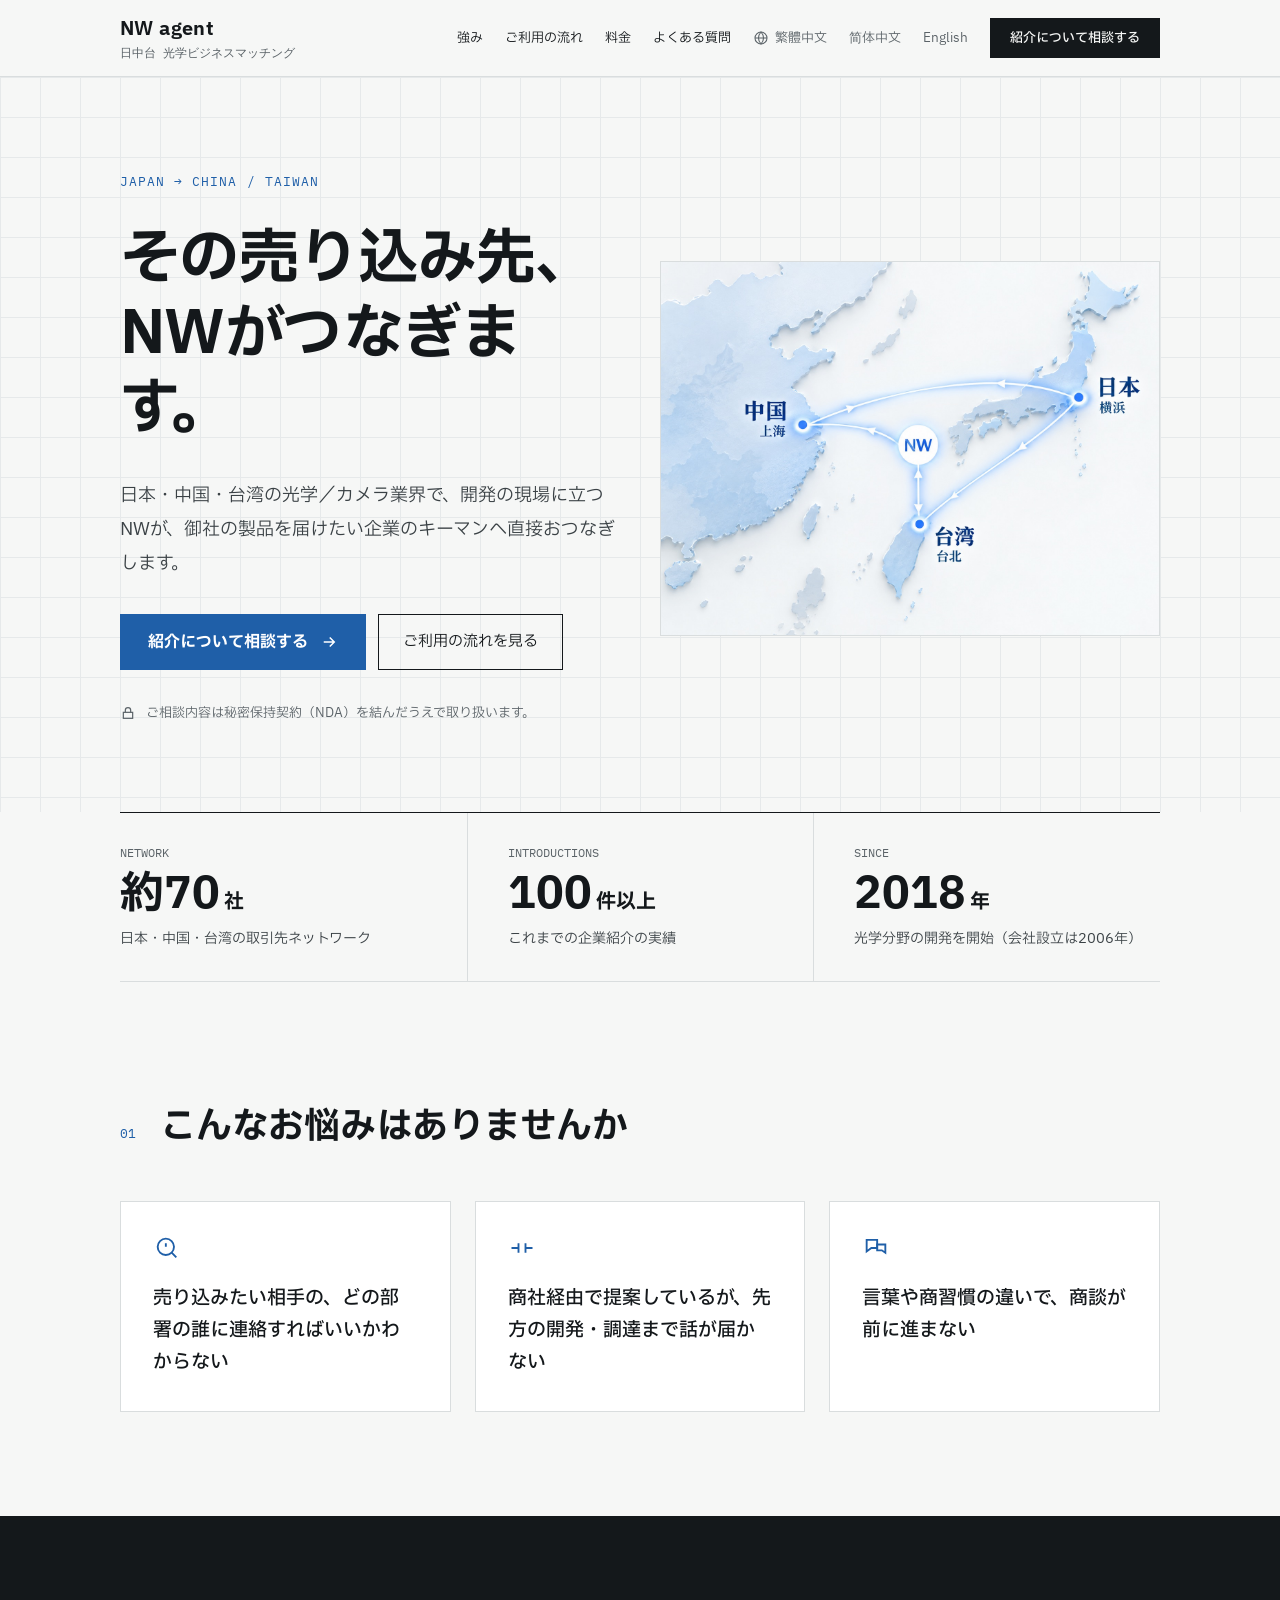
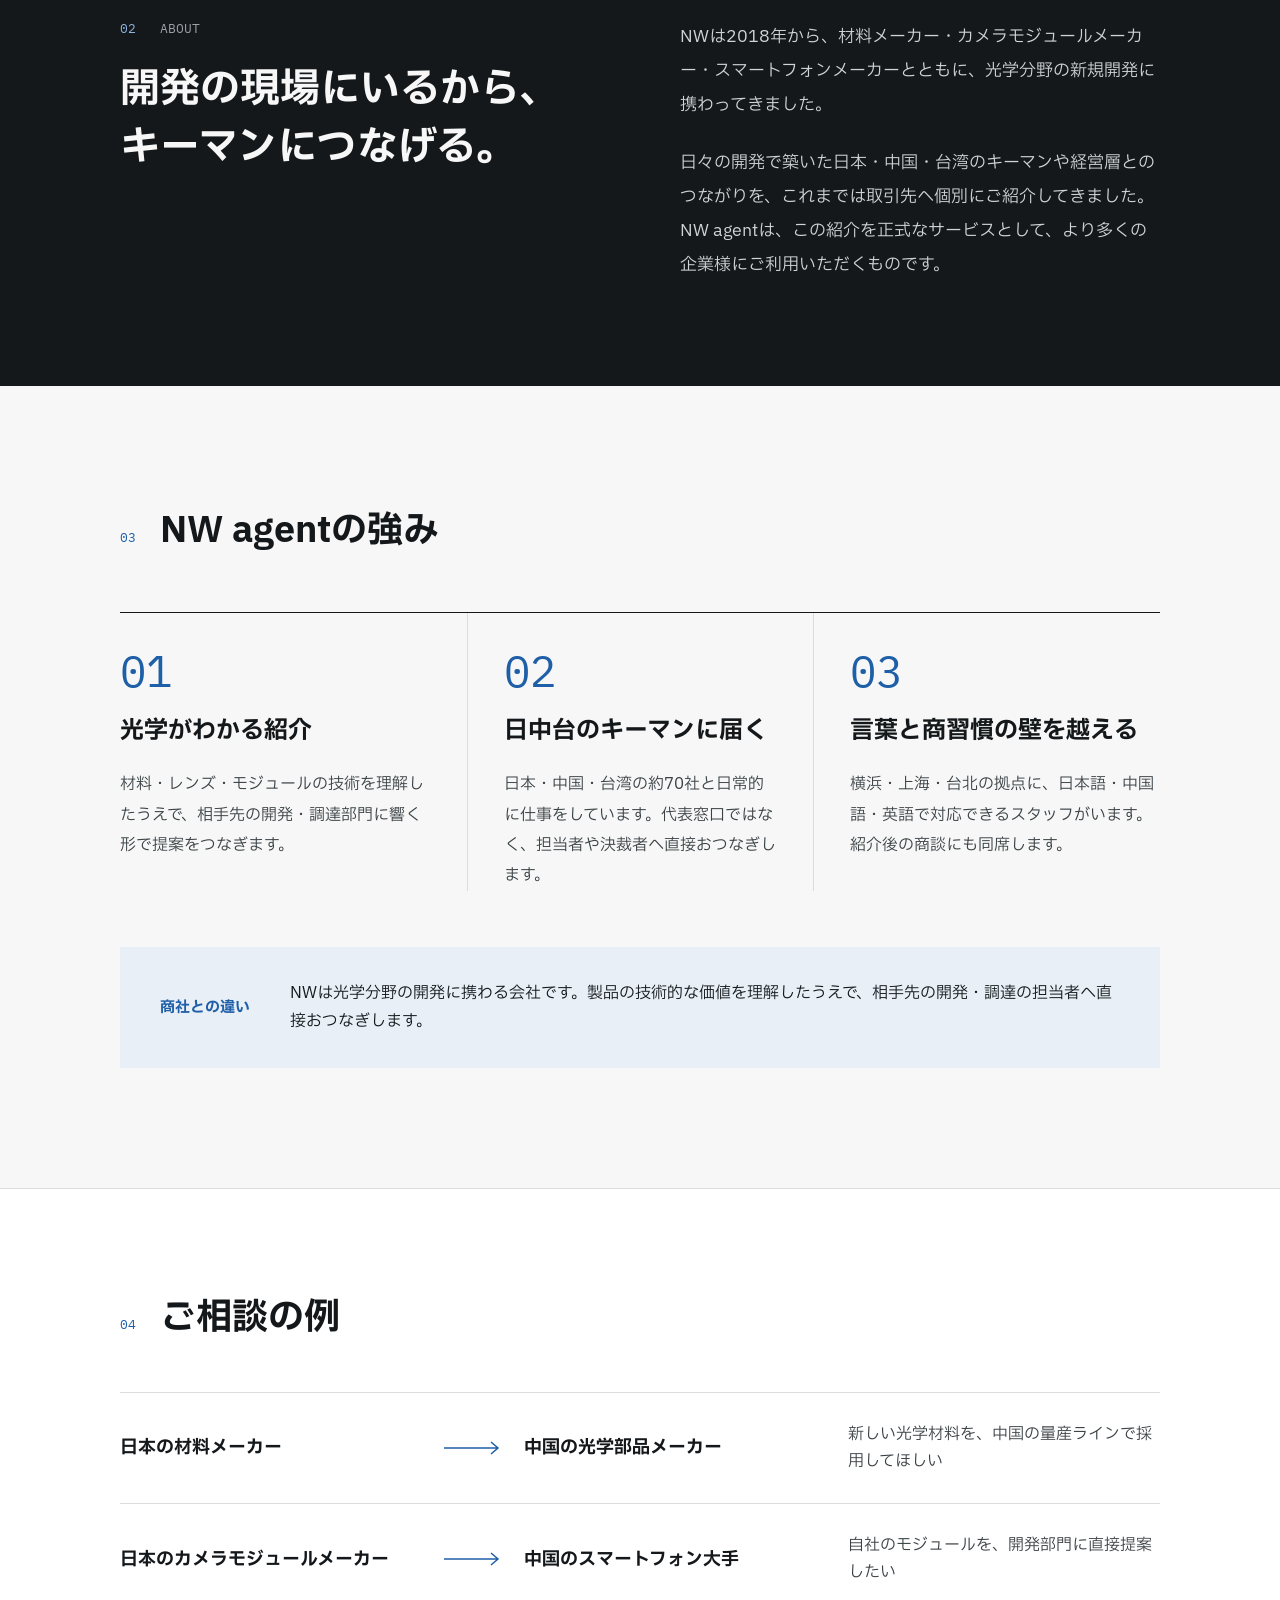
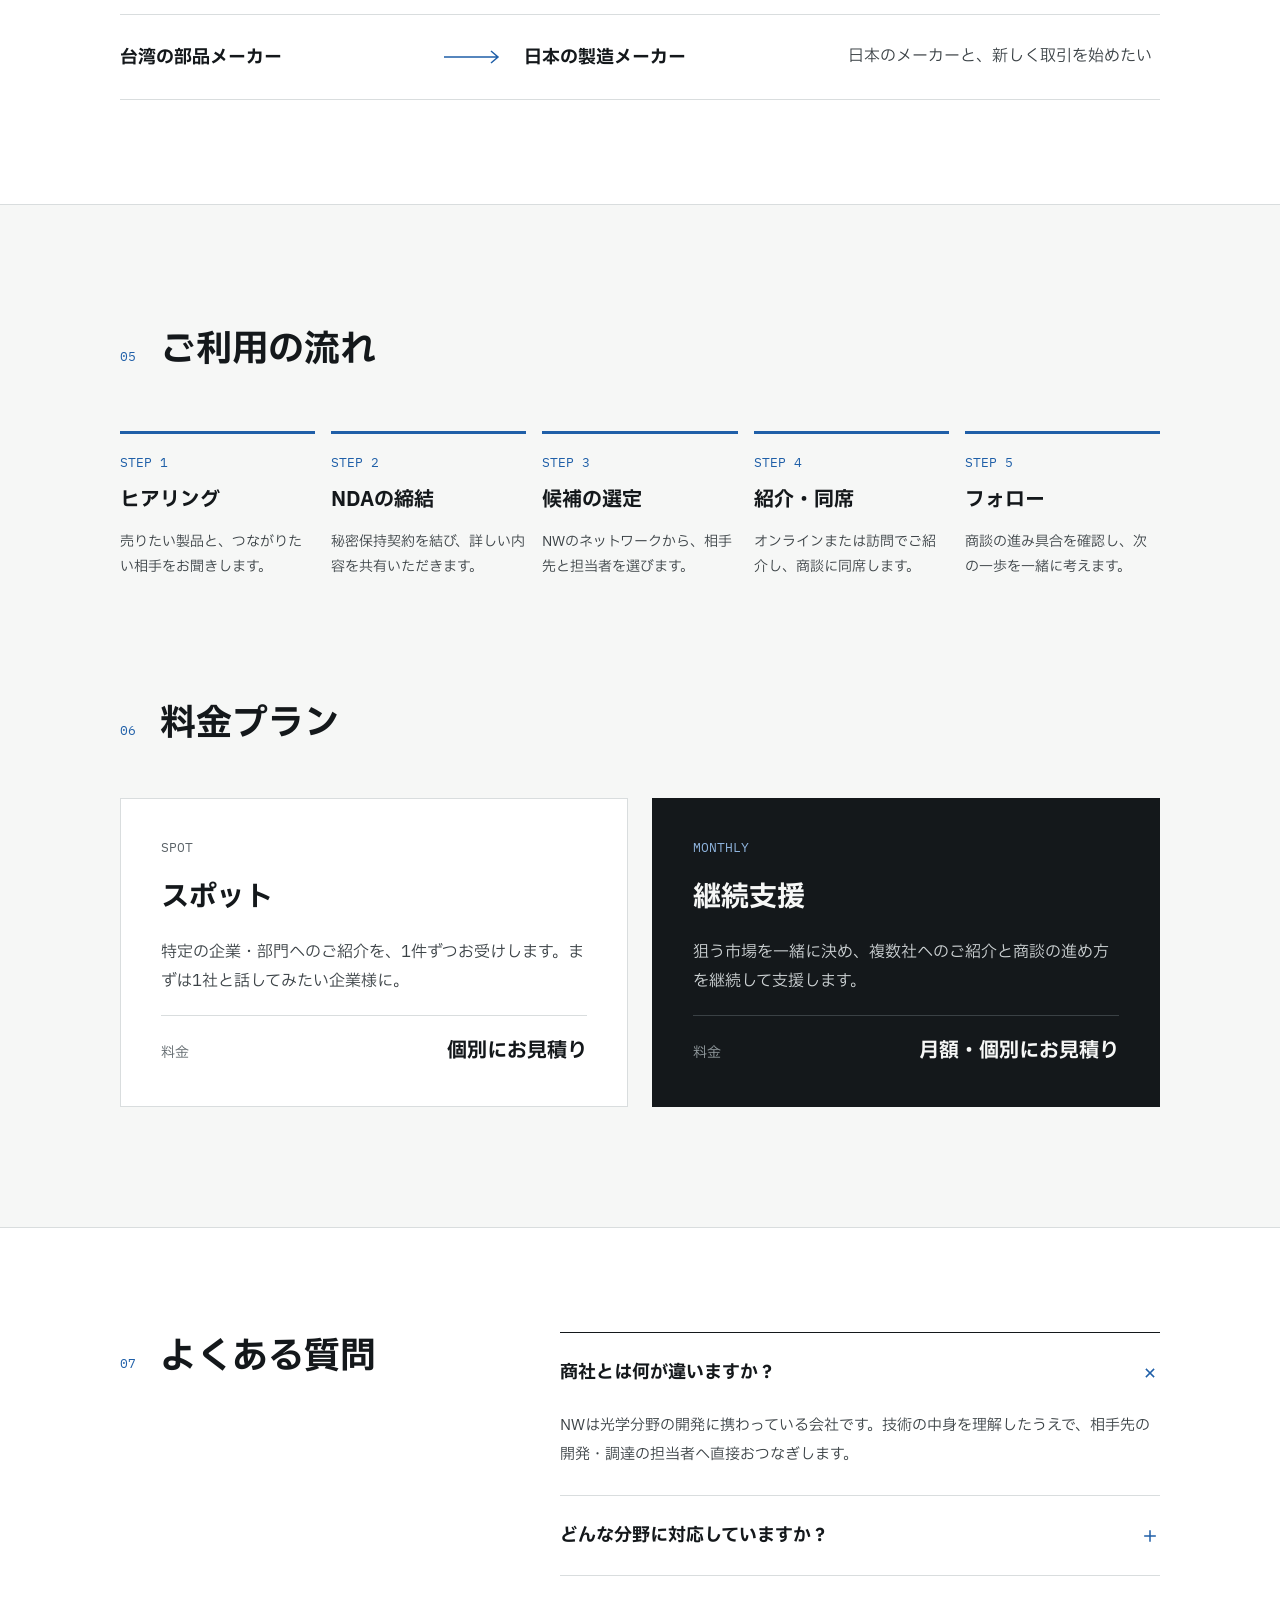
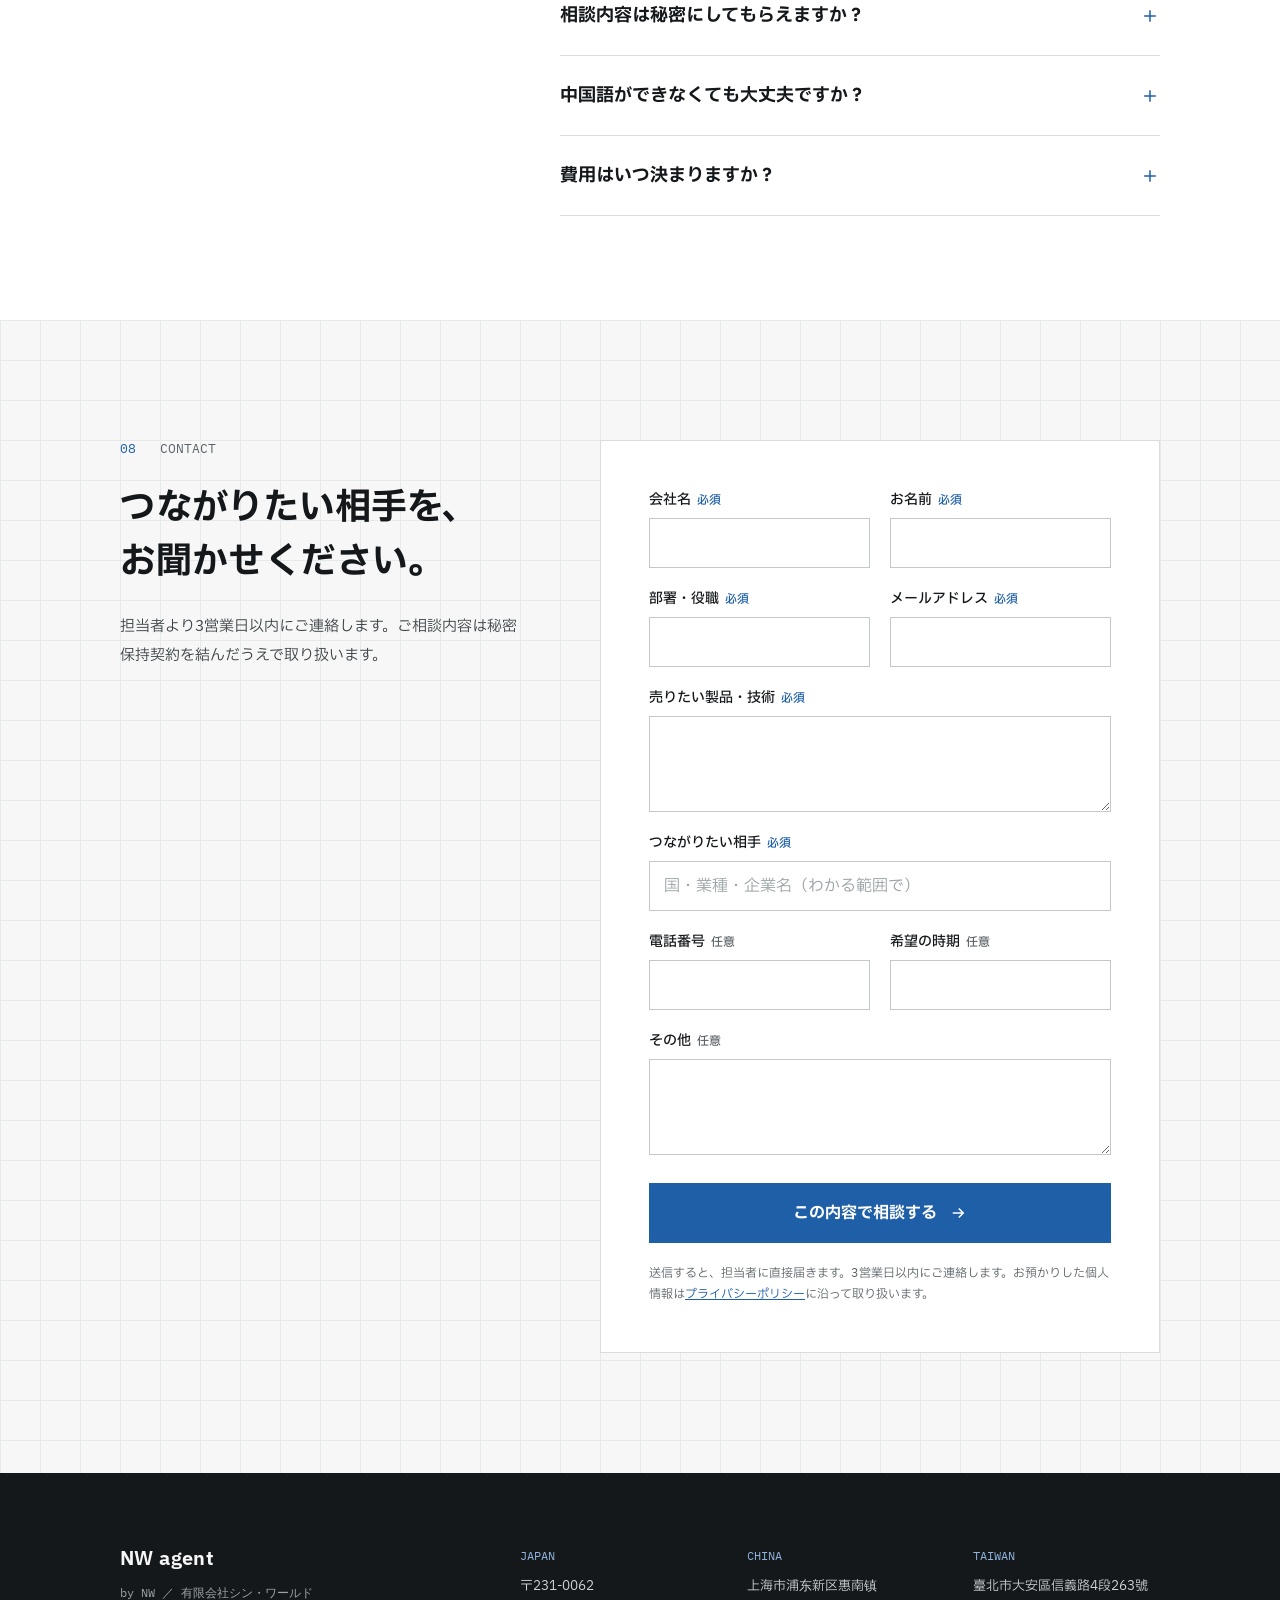
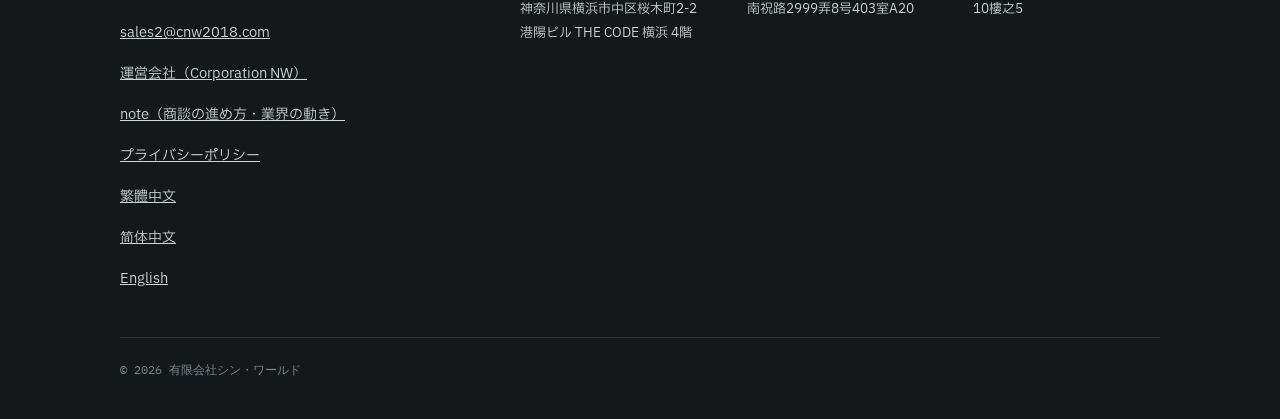
<file: index.html>
<!doctype html>
<html lang="ja">
<head>
<meta charset="utf-8">
<meta name="viewport" content="width=device-width, initial-scale=1">
<title>NW agent ｜ その売り込み先、NWがつなぎます。</title>
<meta name="description" content="日本・中国・台湾の光学／カメラ業界で、開発の現場に立つNWが、御社の製品を届けたい企業のキーマンへ直接おつなぎします。">
<link rel="preconnect" href="https://fonts.googleapis.com">
<link rel="preconnect" href="https://fonts.gstatic.com" crossorigin>
<link rel="stylesheet" href="https://fonts.googleapis.com/css2?family=IBM+Plex+Mono:wght@400;500&family=IBM+Plex+Sans+JP:wght@400;500;700&display=swap">
<link rel="alternate" hreflang="ja" href="https://cnw2026.com/agent/">
<link rel="alternate" hreflang="zh-Hant-TW" href="https://cnw2026.com/agent/zh-tw/">
<link rel="alternate" hreflang="zh-Hans" href="https://cnw2026.com/agent/zh-cn/">
<link rel="alternate" hreflang="en" href="https://cnw2026.com/agent/en/">
<link rel="stylesheet" href="css/style.css">
</head>
<body>

<header class="site-header">
  <div class="wrap">
    <a class="brand" href="#top">
      <span class="brand-name">NW agent</span>
      <span class="brand-sub">日中台 光学ビジネスマッチング</span>
    </a>
    <button class="menu-btn" type="button" aria-label="メニューを開く" aria-expanded="false" aria-controls="site-nav">
      <svg width="24" height="24" viewBox="0 0 24 24" fill="none" stroke="currentColor" stroke-width="1.8" aria-hidden="true"><path d="M4 7h16M4 12h16M4 17h16"/></svg>
    </button>
    <nav class="nav" id="site-nav" aria-label="ページ内メニュー">
      <a href="#strengths">強み</a>
      <a href="#flow">ご利用の流れ</a>
      <a href="#pricing">料金</a>
      <a href="#faq">よくある質問</a>
      <a class="lang-link" href="zh-tw/" lang="zh-Hant-TW" hreflang="zh-Hant-TW"><svg width="16" height="16" viewBox="0 0 24 24" fill="none" stroke="currentColor" stroke-width="1.6" aria-hidden="true"><circle cx="12" cy="12" r="9"/><path d="M3 12h18M12 3c2.5 2.7 3.8 5.7 3.8 9s-1.3 6.3-3.8 9c-2.5-2.7-3.8-5.7-3.8-9S9.5 5.7 12 3z"/></svg>繁體中文</a>
      <a class="lang-link" href="zh-cn/" lang="zh-Hans-CN" hreflang="zh-Hans">简体中文</a>
      <a class="lang-link" href="en/" lang="en" hreflang="en">English</a>
      <a class="nav-cta" href="#contact">紹介について相談する</a>
    </nav>
  </div>
</header>

<main id="top">

  <section class="hero grid-bg">
    <div class="wrap">
      <div class="hero-copy">
        <span class="eyebrow">JAPAN → CHINA / TAIWAN</span>
        <h1>その売り込み先、<br>NWがつなぎます。</h1>
        <p class="hero-lead">日本・中国・台湾の光学／カメラ業界で、開発の現場に立つNWが、御社の製品を届けたい企業のキーマンへ直接おつなぎします。</p>
        <div class="hero-actions">
          <a class="btn btn-primary" href="#contact">紹介について相談する
            <svg width="18" height="18" viewBox="0 0 24 24" fill="none" stroke="currentColor" stroke-width="2" aria-hidden="true"><path d="M5 12h14M13 6l6 6-6 6"/></svg>
          </a>
          <a class="btn btn-outline" href="#flow">ご利用の流れを見る</a>
        </div>
        <p class="nda">
          <svg width="16" height="16" viewBox="0 0 24 24" fill="none" stroke="currentColor" stroke-width="1.8" aria-hidden="true"><rect x="5" y="11" width="14" height="9"/><path d="M8 11V8a4 4 0 0 1 8 0v3"/></svg>
          ご相談内容は秘密保持契約（NDA）を結んだうえで取り扱います。
        </p>
      </div>
      <div class="hero-visual">
        <img class="hero-map" src="images/network-map.jpg" width="1448" height="1086" alt="日本（横浜）・中国（上海）・台湾（台北）をNWがつなぐネットワーク図">
      </div>
    </div>
  </section>

  <div class="wrap">
    <div class="numbers">
      <div class="num">
        <span class="num-label">NETWORK</span>
        <span class="num-value">約70<small>社</small></span>
        <span class="num-desc">日本・中国・台湾の取引先ネットワーク</span>
      </div>
      <div class="num">
        <span class="num-label">INTRODUCTIONS</span>
        <span class="num-value">100<small>件以上</small></span>
        <span class="num-desc">これまでの企業紹介の実績</span>
      </div>
      <div class="num">
        <span class="num-label">SINCE</span>
        <span class="num-value">2018<small>年</small></span>
        <span class="num-desc">光学分野の開発を開始（会社設立は2006年）</span>
      </div>
    </div>
  </div>

  <section class="problems" aria-labelledby="problems-title">
    <div class="wrap">
      <div class="sec-head">
        <span class="sec-num">01</span>
        <h2 class="sec-title" id="problems-title">こんなお悩みはありませんか</h2>
      </div>
      <div class="cards-3">
        <div class="problem">
          <svg width="28" height="28" viewBox="0 0 24 24" fill="none" stroke="#1f5fa8" stroke-width="1.6" aria-hidden="true"><circle cx="11" cy="11" r="7"/><path d="M20 20l-4-4M11 8v3M11 14h.01"/></svg>
          <p>売り込みたい相手の、どの部署の誰に連絡すればいいかわからない</p>
        </div>
        <div class="problem">
          <svg width="28" height="28" viewBox="0 0 24 24" fill="none" stroke="#1f5fa8" stroke-width="1.6" aria-hidden="true"><path d="M3 12h6M15 12h6M9 8v8M15 8v8"/></svg>
          <p>商社経由で提案しているが、先方の開発・調達まで話が届かない</p>
        </div>
        <div class="problem">
          <svg width="28" height="28" viewBox="0 0 24 24" fill="none" stroke="#1f5fa8" stroke-width="1.6" aria-hidden="true"><path d="M4 5h9v7H8l-4 3z"/><path d="M13 9h7v7l-3-2h-4z"/></svg>
          <p>言葉や商習慣の違いで、商談が前に進まない</p>
        </div>
      </div>
    </div>
  </section>

  <section class="about" aria-labelledby="about-title">
    <div class="wrap">
      <div class="about-head">
        <div class="sec-head">
          <span class="sec-num" style="color: var(--accent-on-dark);">02</span>
          <span class="mono" style="font-size: 13px; color: var(--text-4);">ABOUT</span>
        </div>
        <h2 id="about-title">開発の現場にいるから、<br>キーマンにつなげる。</h2>
      </div>
      <div class="about-body">
        <p>NWは2018年から、材料メーカー・カメラモジュールメーカー・スマートフォンメーカーとともに、光学分野の新規開発に携わってきました。</p>
        <p>日々の開発で築いた日本・中国・台湾のキーマンや経営層とのつながりを、これまでは取引先へ個別にご紹介してきました。NW agentは、この紹介を正式なサービスとして、より多くの企業様にご利用いただくものです。</p>
      </div>
    </div>
  </section>

  <section class="strengths" id="strengths" aria-labelledby="strengths-title">
    <div class="wrap">
      <div class="sec-head">
        <span class="sec-num">03</span>
        <h2 class="sec-title" id="strengths-title">NW agentの強み</h2>
      </div>
      <div class="strength-list">
        <div class="strength">
          <span class="strength-num">01</span>
          <h3>光学がわかる紹介</h3>
          <p>材料・レンズ・モジュールの技術を理解したうえで、相手先の開発・調達部門に響く形で提案をつなぎます。</p>
        </div>
        <div class="strength">
          <span class="strength-num">02</span>
          <h3>日中台のキーマンに届く</h3>
          <p>日本・中国・台湾の約70社と日常的に仕事をしています。代表窓口ではなく、担当者や決裁者へ直接おつなぎします。</p>
        </div>
        <div class="strength">
          <span class="strength-num">03</span>
          <h3>言葉と商習慣の壁を越える</h3>
          <p>横浜・上海・台北の拠点に、日本語・中国語・英語で対応できるスタッフがいます。紹介後の商談にも同席します。</p>
        </div>
      </div>
      <div class="diff">
        <span class="diff-label">商社との違い</span>
        <p>NWは光学分野の開発に携わる会社です。製品の技術的な価値を理解したうえで、相手先の開発・調達の担当者へ直接おつなぎします。</p>
      </div>
    </div>
  </section>

  <section class="cases" aria-labelledby="cases-title">
    <div class="wrap">
      <div class="sec-head">
        <span class="sec-num">04</span>
        <h2 class="sec-title" id="cases-title">ご相談の例</h2>
      </div>
      <div>
        <div class="case">
          <span class="case-party">日本の材料メーカー</span>
          <svg width="56" height="16" viewBox="0 0 56 16" fill="none" stroke="#1f5fa8" stroke-width="1.5" aria-label="から"><path d="M0 8h54M47 2l7 6-7 6"/></svg>
          <span class="case-party">中国の光学部品メーカー</span>
          <p>新しい光学材料を、中国の量産ラインで採用してほしい</p>
        </div>
        <div class="case">
          <span class="case-party">日本のカメラモジュールメーカー</span>
          <svg width="56" height="16" viewBox="0 0 56 16" fill="none" stroke="#1f5fa8" stroke-width="1.5" aria-label="から"><path d="M0 8h54M47 2l7 6-7 6"/></svg>
          <span class="case-party">中国のスマートフォン大手</span>
          <p>自社のモジュールを、開発部門に直接提案したい</p>
        </div>
        <div class="case">
          <span class="case-party">台湾の部品メーカー</span>
          <svg width="56" height="16" viewBox="0 0 56 16" fill="none" stroke="#1f5fa8" stroke-width="1.5" aria-label="から"><path d="M0 8h54M47 2l7 6-7 6"/></svg>
          <span class="case-party">日本の製造メーカー</span>
          <p>日本のメーカーと、新しく取引を始めたい</p>
        </div>
      </div>
    </div>
  </section>

  <section class="flow" id="flow" aria-labelledby="flow-title">
    <div class="wrap">
      <div class="sec-head">
        <span class="sec-num">05</span>
        <h2 class="sec-title" id="flow-title">ご利用の流れ</h2>
      </div>
      <ol class="steps">
        <li class="step"><span class="step-num">STEP 1</span><h3>ヒアリング</h3><p>売りたい製品と、つながりたい相手をお聞きします。</p></li>
        <li class="step"><span class="step-num">STEP 2</span><h3>NDAの締結</h3><p>秘密保持契約を結び、詳しい内容を共有いただきます。</p></li>
        <li class="step"><span class="step-num">STEP 3</span><h3>候補の選定</h3><p>NWのネットワークから、相手先と担当者を選びます。</p></li>
        <li class="step"><span class="step-num">STEP 4</span><h3>紹介・同席</h3><p>オンラインまたは訪問でご紹介し、商談に同席します。</p></li>
        <li class="step"><span class="step-num">STEP 5</span><h3>フォロー</h3><p>商談の進み具合を確認し、次の一歩を一緒に考えます。</p></li>
      </ol>
    </div>
  </section>

  <section class="pricing" id="pricing" aria-labelledby="pricing-title">
    <div class="wrap">
      <div class="sec-head">
        <span class="sec-num">06</span>
        <h2 class="sec-title" id="pricing-title">料金プラン</h2>
      </div>
      <div class="plans">
        <div class="plan">
          <span class="plan-tag">SPOT</span>
          <h3>スポット</h3>
          <p>特定の企業・部門へのご紹介を、1件ずつお受けします。まずは1社と話してみたい企業様に。</p>
          <div class="plan-price"><span>料金</span><span>個別にお見積り</span></div>
        </div>
        <div class="plan plan-dark">
          <span class="plan-tag">MONTHLY</span>
          <h3>継続支援</h3>
          <p>狙う市場を一緒に決め、複数社へのご紹介と商談の進め方を継続して支援します。</p>
          <div class="plan-price"><span>料金</span><span>月額・個別にお見積り</span></div>
        </div>
      </div>
    </div>
  </section>

  <section class="faq" id="faq" aria-labelledby="faq-title">
    <div class="wrap">
      <div class="sec-head">
        <span class="sec-num">07</span>
        <h2 class="sec-title" id="faq-title">よくある質問</h2>
      </div>
      <div class="faq-list">
        <details open>
          <summary>商社とは何が違いますか？<svg width="20" height="20" viewBox="0 0 24 24" fill="none" stroke="currentColor" stroke-width="1.8" aria-hidden="true"><path d="M12 5v14M5 12h14"/></svg></summary>
          <p>NWは光学分野の開発に携わっている会社です。技術の中身を理解したうえで、相手先の開発・調達の担当者へ直接おつなぎします。</p>
        </details>
        <details>
          <summary>どんな分野に対応していますか？<svg width="20" height="20" viewBox="0 0 24 24" fill="none" stroke="currentColor" stroke-width="1.8" aria-hidden="true"><path d="M12 5v14M5 12h14"/></svg></summary>
          <p>カメラ・光学（材料、レンズ、カメラモジュール、スマートフォン）が中心です。周辺の分野もご相談ください。</p>
        </details>
        <details>
          <summary>相談内容は秘密にしてもらえますか？<svg width="20" height="20" viewBox="0 0 24 24" fill="none" stroke="currentColor" stroke-width="1.8" aria-hidden="true"><path d="M12 5v14M5 12h14"/></svg></summary>
          <p>はい。秘密保持契約（NDA）を結んだうえで、詳しい内容をお伺いします。</p>
        </details>
        <details>
          <summary>中国語ができなくても大丈夫ですか？<svg width="20" height="20" viewBox="0 0 24 24" fill="none" stroke="currentColor" stroke-width="1.8" aria-hidden="true"><path d="M12 5v14M5 12h14"/></svg></summary>
          <p>横浜・上海・台北の拠点に、日本語・中国語・英語で対応できるスタッフがいます。</p>
        </details>
        <details>
          <summary>費用はいつ決まりますか？<svg width="20" height="20" viewBox="0 0 24 24" fill="none" stroke="currentColor" stroke-width="1.8" aria-hidden="true"><path d="M12 5v14M5 12h14"/></svg></summary>
          <p>ヒアリングのあと、ご紹介の内容に合わせてお見積りします。</p>
        </details>
      </div>
    </div>
  </section>

  <section class="contact grid-bg" id="contact" aria-labelledby="contact-title">
    <div class="wrap">
      <div class="contact-head">
        <div class="sec-head">
          <span class="sec-num">08</span>
          <span class="mono" style="font-size: 13px; color: var(--text-3);">CONTACT</span>
        </div>
        <h2 id="contact-title">つながりたい相手を、<br>お聞かせください。</h2>
        <p>担当者より3営業日以内にご連絡します。ご相談内容は秘密保持契約を結んだうえで取り扱います。</p>
      </div>

      <!-- 送信の仕組みは公開前に決定。それまではメールソフトを開いて送信する -->
      <form class="form" id="contact-form" novalidate action="https://formspree.io/f/meaoeaed" method="POST" data-subject="NW agent 紹介のご相談" data-greeting="NW agent ご担当者様&#10;&#10;以下の内容で紹介について相談させてください。">
        <input type="hidden" name="_subject" value="NW agent 紹介のご相談">
        <input type="hidden" name="_language" value="ja">
        <p class="form-gotcha" aria-hidden="true"><label>この欄は入力しないでください<input type="text" name="_gotcha" tabindex="-1" autocomplete="off"></label></p>
        <div class="form-row">
          <div class="field"><label for="f-company">会社名<span class="req">必須</span></label><input id="f-company" name="会社名" required autocomplete="organization"></div>
          <div class="field"><label for="f-name">お名前<span class="req">必須</span></label><input id="f-name" name="お名前" required autocomplete="name"></div>
          <div class="field"><label for="f-dept">部署・役職<span class="req">必須</span></label><input id="f-dept" name="部署・役職" required autocomplete="organization-title"></div>
          <div class="field"><label for="f-email">メールアドレス<span class="req">必須</span></label><input id="f-email" name="email" type="email" required autocomplete="email"></div>
        </div>
        <div class="field"><label for="f-product">売りたい製品・技術<span class="req">必須</span></label><textarea id="f-product" name="売りたい製品・技術" required></textarea></div>
        <div class="field"><label for="f-target">つながりたい相手<span class="req">必須</span></label><input id="f-target" name="つながりたい相手" required placeholder="国・業種・企業名（わかる範囲で）"></div>
        <div class="form-row">
          <div class="field"><label for="f-tel">電話番号<span class="opt">任意</span></label><input id="f-tel" name="電話番号" type="tel" autocomplete="tel"></div>
          <div class="field"><label for="f-when">希望の時期<span class="opt">任意</span></label><input id="f-when" name="希望の時期"></div>
        </div>
        <div class="field"><label for="f-note">その他<span class="opt">任意</span></label><textarea id="f-note" name="その他"></textarea></div>
        <button class="btn btn-primary" type="submit">この内容で相談する
          <svg width="18" height="18" viewBox="0 0 24 24" fill="none" stroke="currentColor" stroke-width="2" aria-hidden="true"><path d="M5 12h14M13 6l6 6-6 6"/></svg>
        </button>
        <p class="form-status" id="form-status" role="status" aria-live="polite" hidden></p>
        <p class="form-note">送信すると、担当者に直接届きます。3営業日以内にご連絡します。お預かりした個人情報は<a href="../privacy/">プライバシーポリシー</a>に沿って取り扱います。</p>
      </form>
    </div>
  </section>

</main>

<footer class="site-footer">
  <div class="wrap">
    <div class="footer-grid">
      <div class="footer-brand">
        <span class="brand-name">NW agent</span>
        <span class="mono">by NW ／ 有限会社シン・ワールド</span>
        <a href="mailto:sales2@cnw2018.com">sales2@cnw2018.com</a>
        <a href="../">運営会社（Corporation NW）</a>
        <a href="https://note.com/nw_agent" target="_blank" rel="noopener">note（商談の進め方・業界の動き）</a>
        <a href="../privacy/">プライバシーポリシー</a>
        <a class="footer-lang" href="zh-tw/" lang="zh-Hant-TW" hreflang="zh-Hant-TW">繁體中文</a>
        <a class="footer-lang" href="zh-cn/" lang="zh-Hans-CN" hreflang="zh-Hans">简体中文</a>
        <a class="footer-lang" href="en/" lang="en" hreflang="en">English</a>
      </div>
      <address class="office">
        <span class="mono">JAPAN</span>
        <span>〒231-0062<br class="pc">神奈川県横浜市中区桜木町2-2<br class="pc">港陽ビル THE CODE 横浜 4階</span>
      </address>
      <address class="office">
        <span class="mono">CHINA</span>
        <span>上海市浦东新区惠南镇<br class="pc">南祝路2999弄8号403室A20</span>
      </address>
      <address class="office">
        <span class="mono">TAIWAN</span>
        <span lang="zh-Hant-TW">臺北市大安區信義路4段263號<br class="pc">10樓之5</span>
      </address>
    </div>
    <div class="copyright mono">© 2026 有限会社シン・ワールド</div>
  </div>
</footer>

<script src="js/main.js"></script>
</body>
</html>
</file>
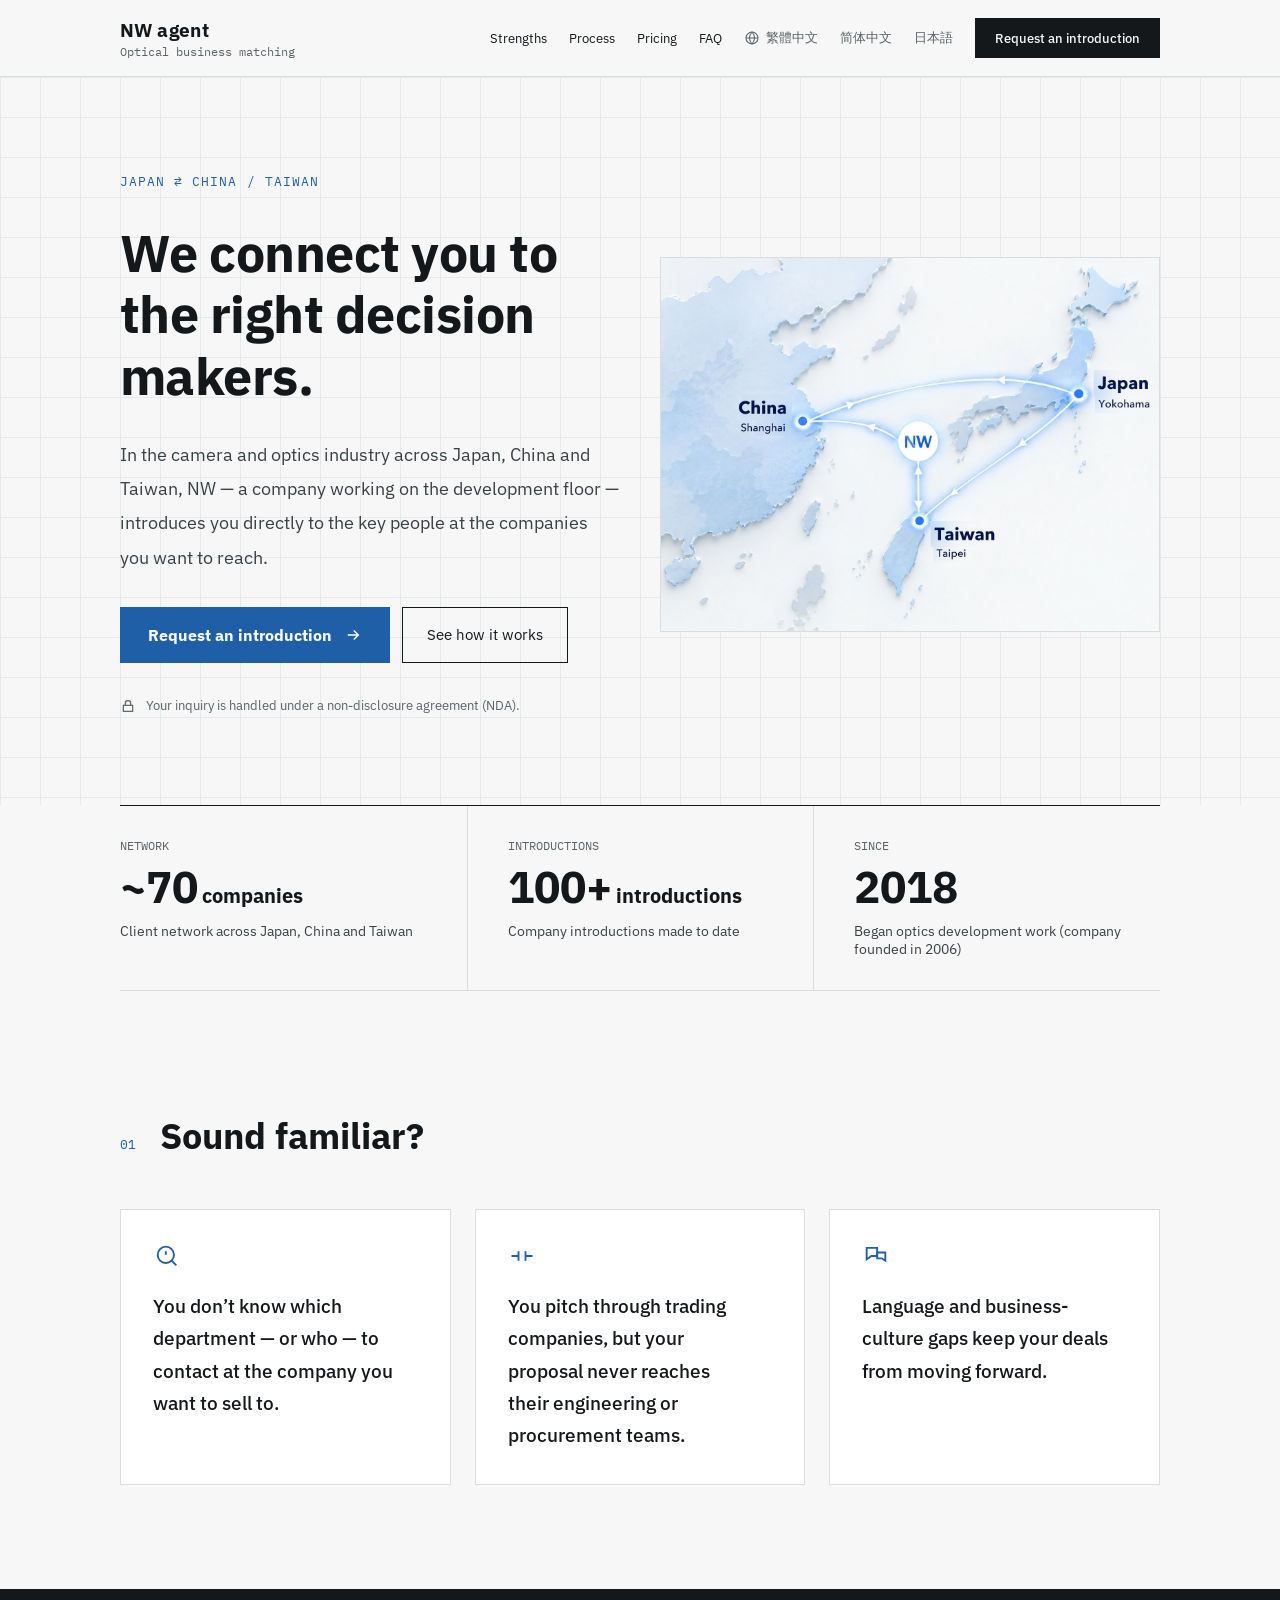
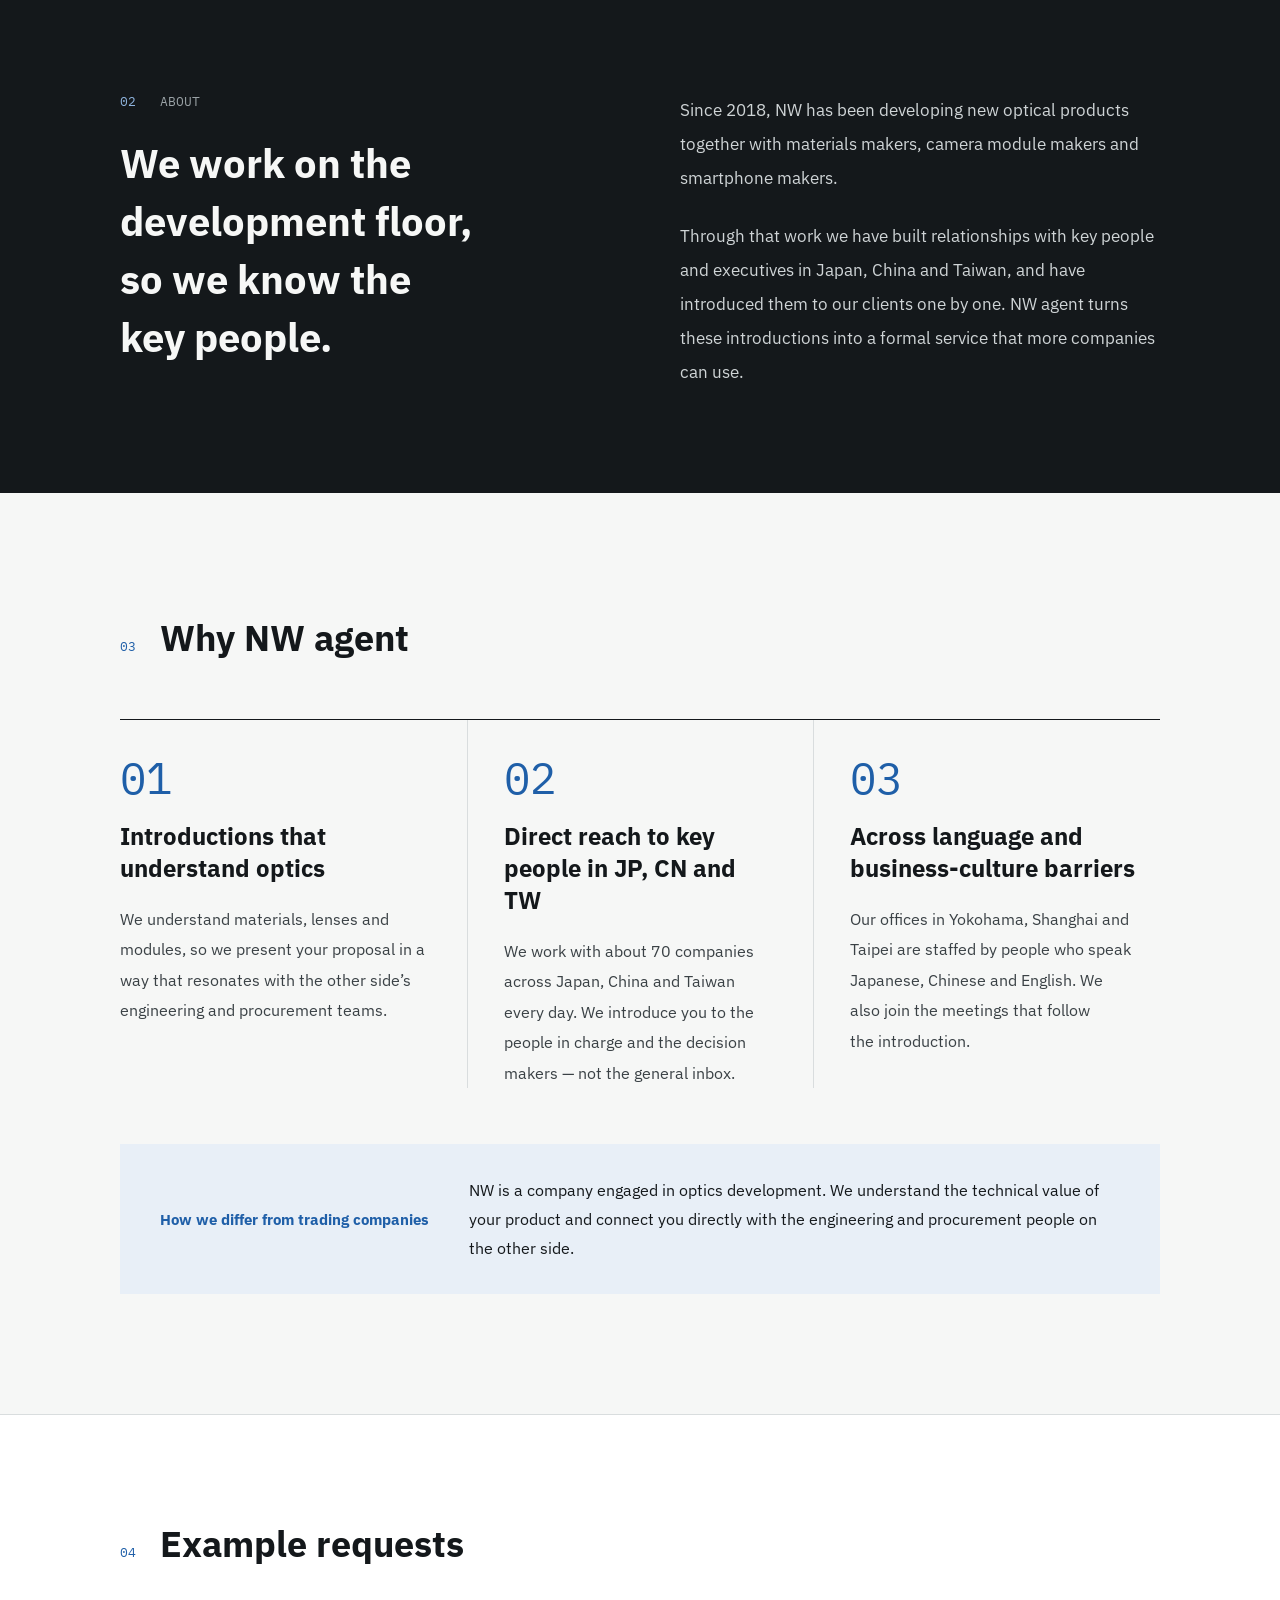
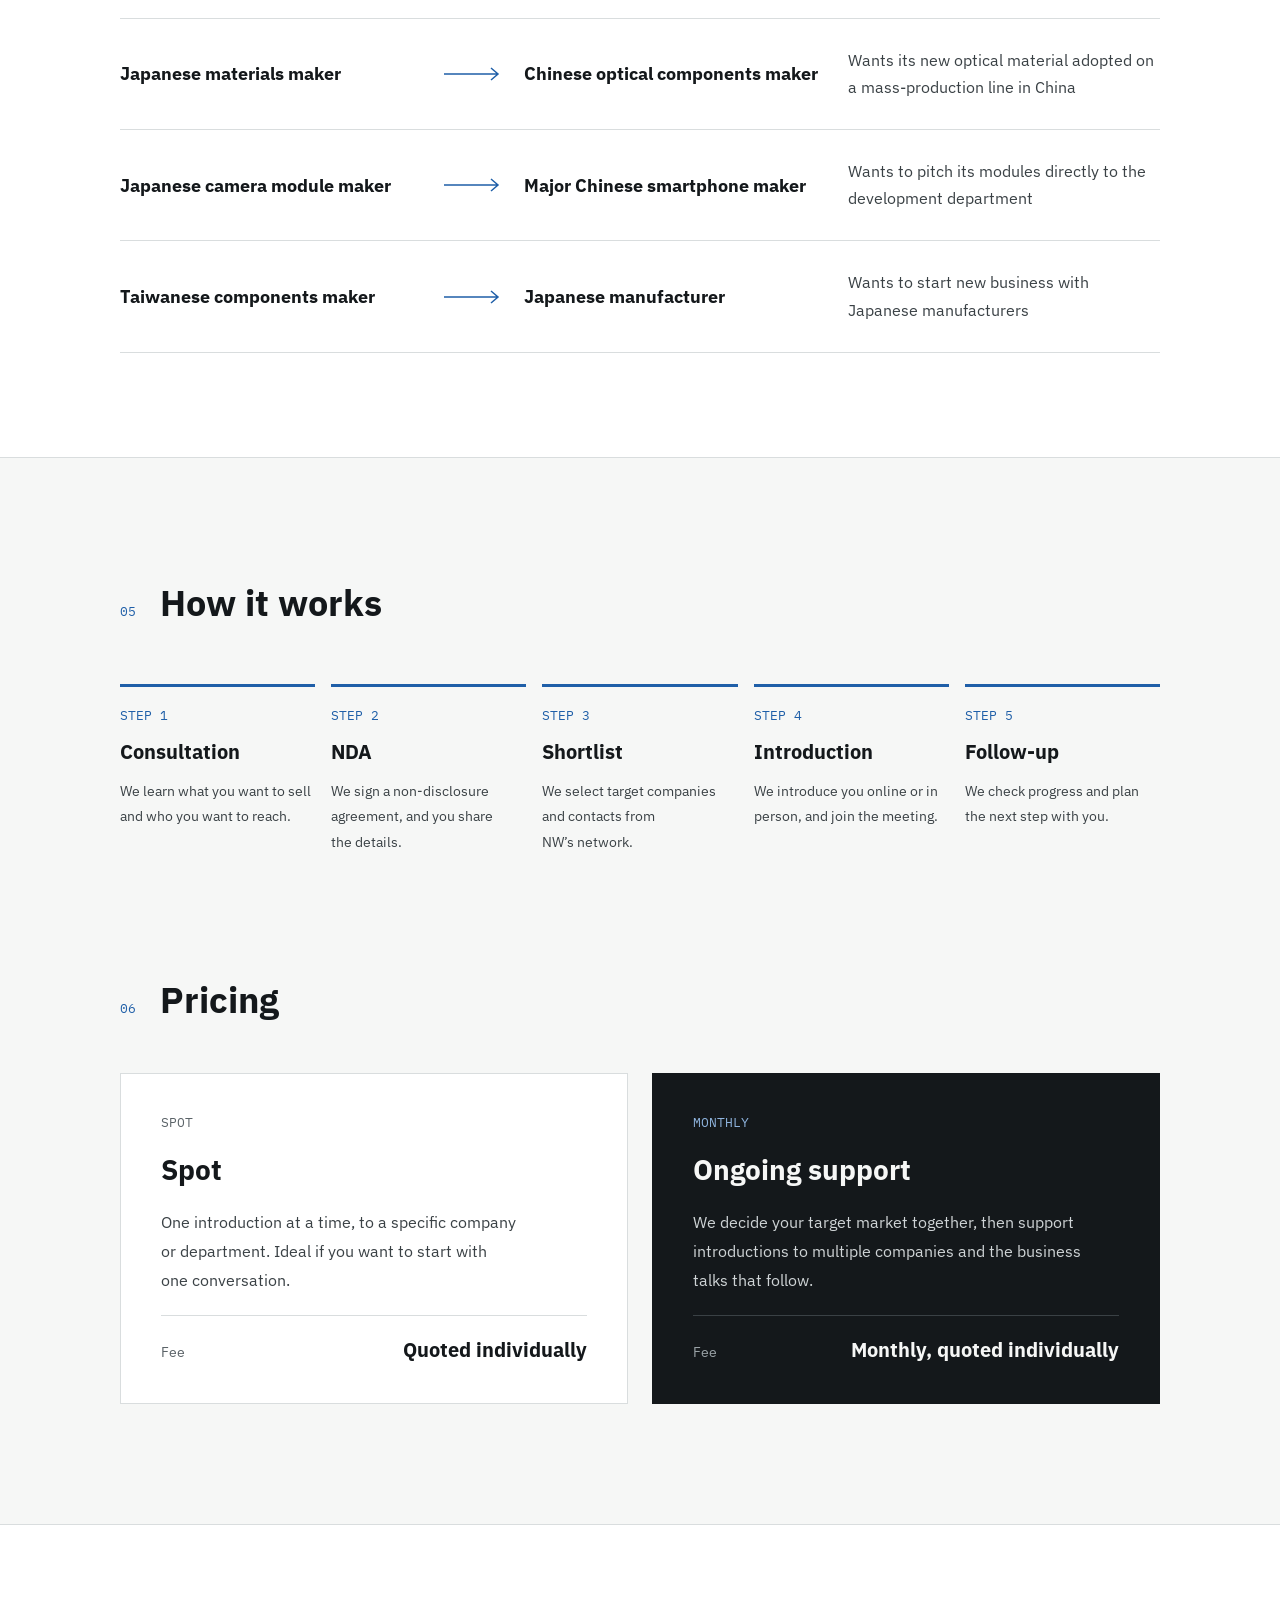
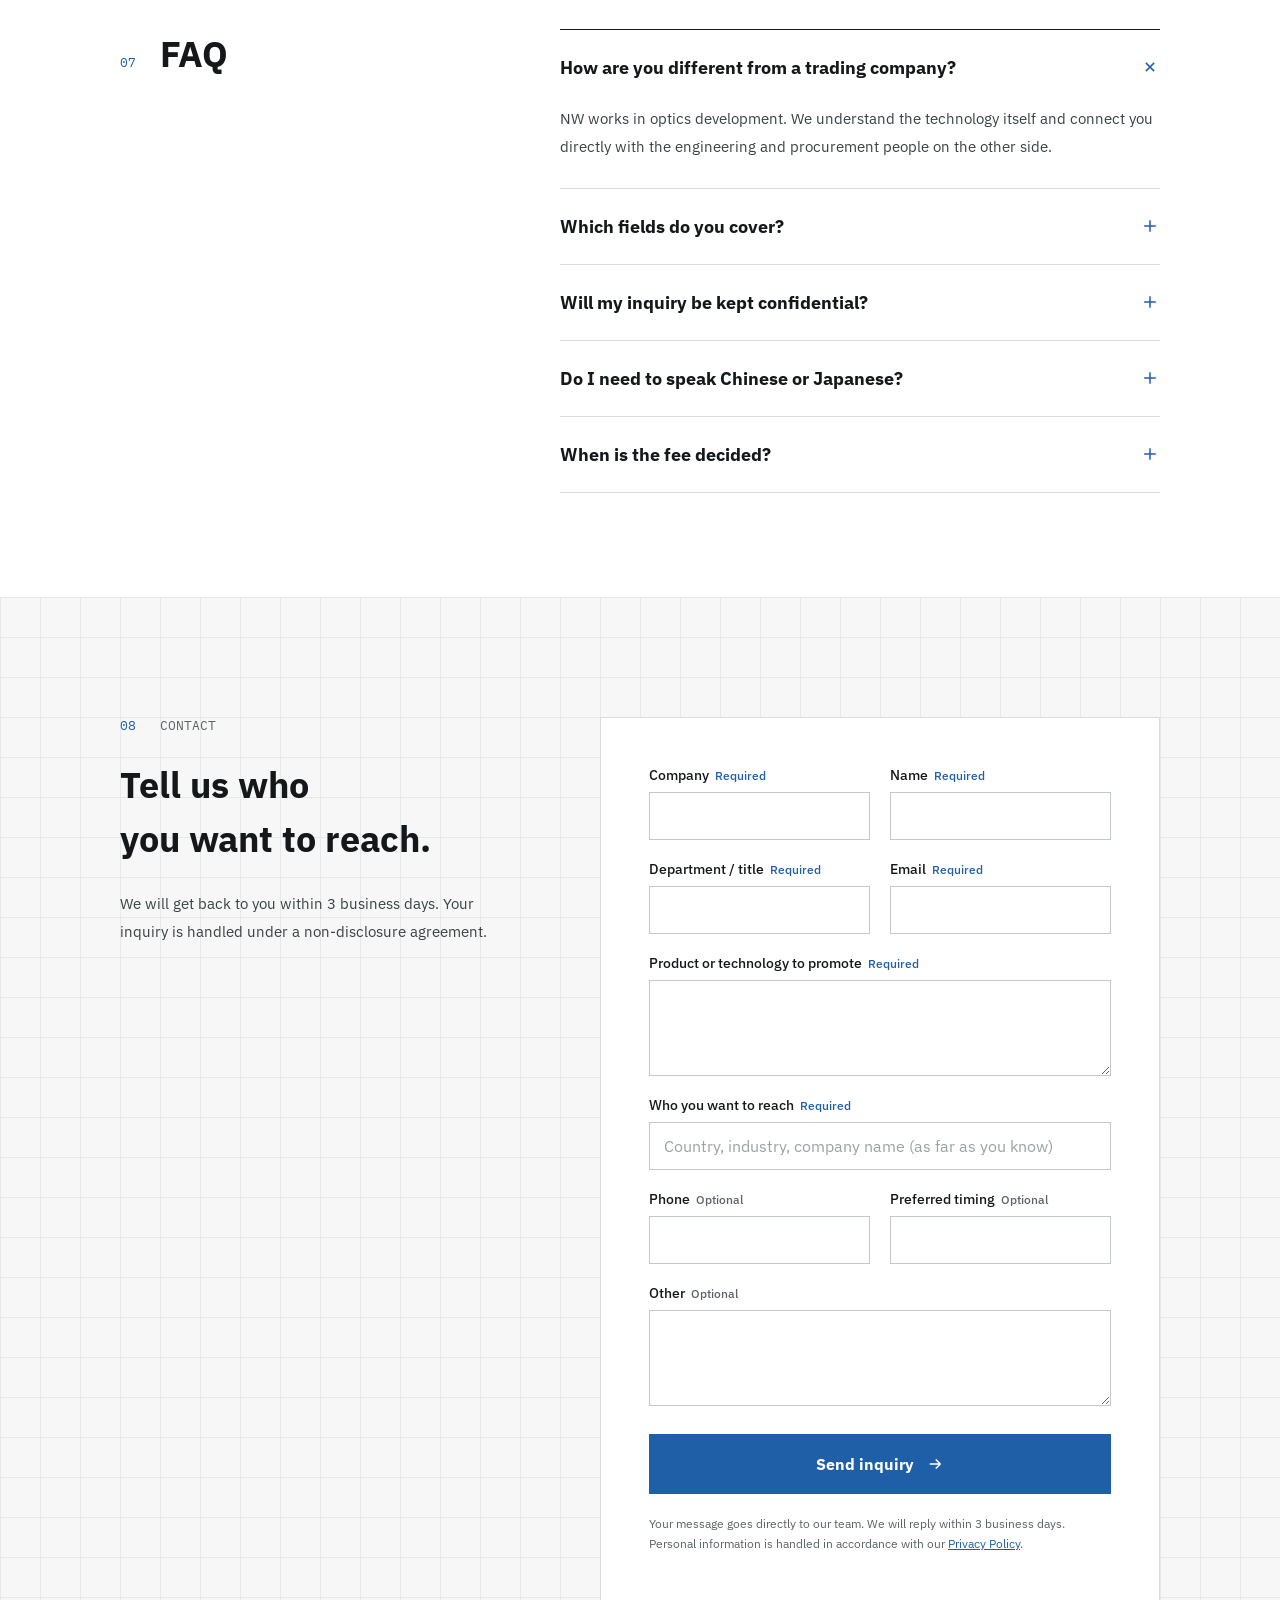
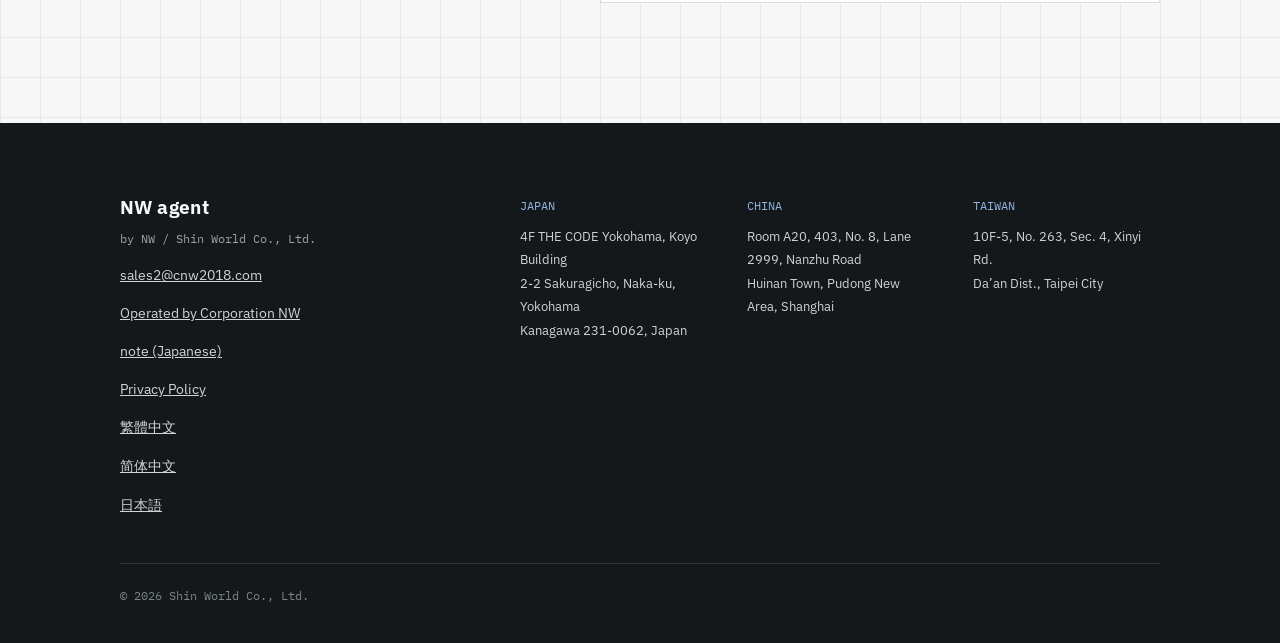
<file: en/index.html>
<!doctype html>
<html lang="en">
<head>
<meta charset="utf-8">
<meta name="viewport" content="width=device-width, initial-scale=1">
<title>NW agent | Optical business matching across Japan, China and Taiwan</title>
<meta name="description" content="In the camera and optics industry across Japan, China and Taiwan, NW — a company working on the development floor — introduces you directly to the key people at the companies you want to reach.">
<link rel="preconnect" href="https://fonts.googleapis.com">
<link rel="preconnect" href="https://fonts.gstatic.com" crossorigin>
<link rel="stylesheet" href="https://fonts.googleapis.com/css2?family=IBM+Plex+Mono:wght@400;500&family=IBM+Plex+Sans:wght@400;500;700&display=swap">
<link rel="alternate" hreflang="ja" href="https://cnw2026.com/agent/">
<link rel="alternate" hreflang="zh-Hant-TW" href="https://cnw2026.com/agent/zh-tw/">
<link rel="alternate" hreflang="zh-Hans" href="https://cnw2026.com/agent/zh-cn/">
<link rel="alternate" hreflang="en" href="https://cnw2026.com/agent/en/">
<link rel="stylesheet" href="../css/style.css">
</head>
<body>

<header class="site-header">
  <div class="wrap">
    <a class="brand" href="#top">
      <span class="brand-name">NW agent</span>
      <span class="brand-sub">Optical business matching</span>
    </a>
    <button class="menu-btn" type="button" aria-label="Open menu" aria-expanded="false" aria-controls="site-nav">
      <svg width="24" height="24" viewBox="0 0 24 24" fill="none" stroke="currentColor" stroke-width="1.8" aria-hidden="true"><path d="M4 7h16M4 12h16M4 17h16"/></svg>
    </button>
    <nav class="nav" id="site-nav" aria-label="Page menu">
      <a href="#strengths">Strengths</a>
      <a href="#flow">Process</a>
      <a href="#pricing">Pricing</a>
      <a href="#faq">FAQ</a>
      <a class="lang-link" href="../zh-tw/" lang="zh-Hant-TW" hreflang="zh-Hant-TW"><svg width="16" height="16" viewBox="0 0 24 24" fill="none" stroke="currentColor" stroke-width="1.6" aria-hidden="true"><circle cx="12" cy="12" r="9"/><path d="M3 12h18M12 3c2.5 2.7 3.8 5.7 3.8 9s-1.3 6.3-3.8 9c-2.5-2.7-3.8-5.7-3.8-9S9.5 5.7 12 3z"/></svg>繁體中文</a>
      <a class="lang-link" href="../zh-cn/" lang="zh-Hans-CN" hreflang="zh-Hans">简体中文</a>
      <a class="lang-link" href="../" lang="ja" hreflang="ja">日本語</a>
      <a class="nav-cta" href="#contact">Request an introduction</a>
    </nav>
  </div>
</header>

<main id="top">

  <section class="hero grid-bg">
    <div class="wrap">
      <div class="hero-copy">
        <span class="eyebrow">JAPAN ⇄ CHINA / TAIWAN</span>
        <h1>We connect you to<br>the right decision makers.</h1>
        <p class="hero-lead">In the camera and optics industry across Japan, China and Taiwan, NW — a company working on the development floor — introduces you directly to the key people at the companies you want to reach.</p>
        <div class="hero-actions">
          <a class="btn btn-primary" href="#contact">Request an introduction
            <svg width="18" height="18" viewBox="0 0 24 24" fill="none" stroke="currentColor" stroke-width="2" aria-hidden="true"><path d="M5 12h14M13 6l6 6-6 6"/></svg>
          </a>
          <a class="btn btn-outline" href="#flow">See how it works</a>
        </div>
        <p class="nda">
          <svg width="16" height="16" viewBox="0 0 24 24" fill="none" stroke="currentColor" stroke-width="1.8" aria-hidden="true"><rect x="5" y="11" width="14" height="9"/><path d="M8 11V8a4 4 0 0 1 8 0v3"/></svg>
          Your inquiry is handled under a non-disclosure agreement (NDA).
        </p>
      </div>
      <div class="hero-visual">
        <img class="hero-map" src="../images/network-map-en.jpg" width="1448" height="1086" alt="Network map: NW connects Japan (Yokohama), China (Shanghai) and Taiwan (Taipei)">
      </div>
    </div>
  </section>

  <div class="wrap">
    <div class="numbers">
      <div class="num">
        <span class="num-label">NETWORK</span>
        <span class="num-value">~70<small>companies</small></span>
        <span class="num-desc">Client network across Japan, China and Taiwan</span>
      </div>
      <div class="num">
        <span class="num-label">INTRODUCTIONS</span>
        <span class="num-value">100+<small>introductions</small></span>
        <span class="num-desc">Company introductions made to date</span>
      </div>
      <div class="num">
        <span class="num-label">SINCE</span>
        <span class="num-value">2018</span>
        <span class="num-desc">Began optics development work (company founded in 2006)</span>
      </div>
    </div>
  </div>

  <section class="problems" aria-labelledby="problems-title">
    <div class="wrap">
      <div class="sec-head">
        <span class="sec-num">01</span>
        <h2 class="sec-title" id="problems-title">Sound familiar?</h2>
      </div>
      <div class="cards-3">
        <div class="problem">
          <svg width="28" height="28" viewBox="0 0 24 24" fill="none" stroke="#1f5fa8" stroke-width="1.6" aria-hidden="true"><circle cx="11" cy="11" r="7"/><path d="M20 20l-4-4M11 8v3M11 14h.01"/></svg>
          <p>You don&#8217;t know which department — or who — to contact at the company you want to sell to.</p>
        </div>
        <div class="problem">
          <svg width="28" height="28" viewBox="0 0 24 24" fill="none" stroke="#1f5fa8" stroke-width="1.6" aria-hidden="true"><path d="M3 12h6M15 12h6M9 8v8M15 8v8"/></svg>
          <p>You pitch through trading companies, but your proposal never reaches their engineering or procurement teams.</p>
        </div>
        <div class="problem">
          <svg width="28" height="28" viewBox="0 0 24 24" fill="none" stroke="#1f5fa8" stroke-width="1.6" aria-hidden="true"><path d="M4 5h9v7H8l-4 3z"/><path d="M13 9h7v7l-3-2h-4z"/></svg>
          <p>Language and business-culture gaps keep your deals from moving forward.</p>
        </div>
      </div>
    </div>
  </section>

  <section class="about" aria-labelledby="about-title">
    <div class="wrap">
      <div class="about-head">
        <div class="sec-head">
          <span class="sec-num" style="color: var(--accent-on-dark);">02</span>
          <span class="mono" style="font-size: 13px; color: var(--text-4);">ABOUT</span>
        </div>
        <h2 id="about-title">We work on the development floor,<br>so we know the key people.</h2>
      </div>
      <div class="about-body">
        <p>Since 2018, NW has been developing new optical products together with materials makers, camera module makers and smartphone makers.</p>
        <p>Through that work we have built relationships with key people and executives in Japan, China and Taiwan, and have introduced them to our clients one by one. NW agent turns these introductions into a formal service that more companies can use.</p>
      </div>
    </div>
  </section>

  <section class="strengths" id="strengths" aria-labelledby="strengths-title">
    <div class="wrap">
      <div class="sec-head">
        <span class="sec-num">03</span>
        <h2 class="sec-title" id="strengths-title">Why NW agent</h2>
      </div>
      <div class="strength-list">
        <div class="strength">
          <span class="strength-num">01</span>
          <h3>Introductions that understand optics</h3>
          <p>We understand materials, lenses and modules, so we present your proposal in a way that resonates with the other side&#8217;s engineering and procurement teams.</p>
        </div>
        <div class="strength">
          <span class="strength-num">02</span>
          <h3>Direct reach to key people in JP, CN and TW</h3>
          <p>We work with about 70 companies across Japan, China and Taiwan every day. We introduce you to the people in charge and the decision makers — not the general inbox.</p>
        </div>
        <div class="strength">
          <span class="strength-num">03</span>
          <h3>Across language and business-culture barriers</h3>
          <p>Our offices in Yokohama, Shanghai and Taipei are staffed by people who speak Japanese, Chinese and English. We also join the meetings that follow the introduction.</p>
        </div>
      </div>
      <div class="diff">
        <span class="diff-label">How we differ from trading companies</span>
        <p>NW is a company engaged in optics development. We understand the technical value of your product and connect you directly with the engineering and procurement people on the other side.</p>
      </div>
    </div>
  </section>

  <section class="cases" aria-labelledby="cases-title">
    <div class="wrap">
      <div class="sec-head">
        <span class="sec-num">04</span>
        <h2 class="sec-title" id="cases-title">Example requests</h2>
      </div>
      <div>
        <div class="case">
          <span class="case-party">Japanese materials maker</span>
          <svg width="56" height="16" viewBox="0 0 56 16" fill="none" stroke="#1f5fa8" stroke-width="1.5" aria-label="to"><path d="M0 8h54M47 2l7 6-7 6"/></svg>
          <span class="case-party">Chinese optical components maker</span>
          <p>Wants its new optical material adopted on a mass-production line in China</p>
        </div>
        <div class="case">
          <span class="case-party">Japanese camera module maker</span>
          <svg width="56" height="16" viewBox="0 0 56 16" fill="none" stroke="#1f5fa8" stroke-width="1.5" aria-label="to"><path d="M0 8h54M47 2l7 6-7 6"/></svg>
          <span class="case-party">Major Chinese smartphone maker</span>
          <p>Wants to pitch its modules directly to the development department</p>
        </div>
        <div class="case">
          <span class="case-party">Taiwanese components maker</span>
          <svg width="56" height="16" viewBox="0 0 56 16" fill="none" stroke="#1f5fa8" stroke-width="1.5" aria-label="to"><path d="M0 8h54M47 2l7 6-7 6"/></svg>
          <span class="case-party">Japanese manufacturer</span>
          <p>Wants to start new business with Japanese manufacturers</p>
        </div>
      </div>
    </div>
  </section>

  <section class="flow" id="flow" aria-labelledby="flow-title">
    <div class="wrap">
      <div class="sec-head">
        <span class="sec-num">05</span>
        <h2 class="sec-title" id="flow-title">How it works</h2>
      </div>
      <ol class="steps">
        <li class="step"><span class="step-num">STEP 1</span><h3>Consultation</h3><p>We learn what you want to sell and who you want to reach.</p></li>
        <li class="step"><span class="step-num">STEP 2</span><h3>NDA</h3><p>We sign a non-disclosure agreement, and you share the details.</p></li>
        <li class="step"><span class="step-num">STEP 3</span><h3>Shortlist</h3><p>We select target companies and contacts from NW&#8217;s network.</p></li>
        <li class="step"><span class="step-num">STEP 4</span><h3>Introduction</h3><p>We introduce you online or in person, and join the meeting.</p></li>
        <li class="step"><span class="step-num">STEP 5</span><h3>Follow-up</h3><p>We check progress and plan the next step with you.</p></li>
      </ol>
    </div>
  </section>

  <section class="pricing" id="pricing" aria-labelledby="pricing-title">
    <div class="wrap">
      <div class="sec-head">
        <span class="sec-num">06</span>
        <h2 class="sec-title" id="pricing-title">Pricing</h2>
      </div>
      <div class="plans">
        <div class="plan">
          <span class="plan-tag">SPOT</span>
          <h3>Spot</h3>
          <p>One introduction at a time, to a specific company or department. Ideal if you want to start with one conversation.</p>
          <div class="plan-price"><span>Fee</span><span>Quoted individually</span></div>
        </div>
        <div class="plan plan-dark">
          <span class="plan-tag">MONTHLY</span>
          <h3>Ongoing support</h3>
          <p>We decide your target market together, then support introductions to multiple companies and the business talks that follow.</p>
          <div class="plan-price"><span>Fee</span><span>Monthly, quoted individually</span></div>
        </div>
      </div>
    </div>
  </section>

  <section class="faq" id="faq" aria-labelledby="faq-title">
    <div class="wrap">
      <div class="sec-head">
        <span class="sec-num">07</span>
        <h2 class="sec-title" id="faq-title">FAQ</h2>
      </div>
      <div class="faq-list">
        <details open>
          <summary>How are you different from a trading company?<svg width="20" height="20" viewBox="0 0 24 24" fill="none" stroke="currentColor" stroke-width="1.8" aria-hidden="true"><path d="M12 5v14M5 12h14"/></svg></summary>
          <p>NW works in optics development. We understand the technology itself and connect you directly with the engineering and procurement people on the other side.</p>
        </details>
        <details>
          <summary>Which fields do you cover?<svg width="20" height="20" viewBox="0 0 24 24" fill="none" stroke="currentColor" stroke-width="1.8" aria-hidden="true"><path d="M12 5v14M5 12h14"/></svg></summary>
          <p>Mainly cameras and optics — materials, lenses, camera modules and smartphones. Feel free to ask about adjacent fields too.</p>
        </details>
        <details>
          <summary>Will my inquiry be kept confidential?<svg width="20" height="20" viewBox="0 0 24 24" fill="none" stroke="currentColor" stroke-width="1.8" aria-hidden="true"><path d="M12 5v14M5 12h14"/></svg></summary>
          <p>Yes. We sign a non-disclosure agreement (NDA) before discussing the details.</p>
        </details>
        <details>
          <summary>Do I need to speak Chinese or Japanese?<svg width="20" height="20" viewBox="0 0 24 24" fill="none" stroke="currentColor" stroke-width="1.8" aria-hidden="true"><path d="M12 5v14M5 12h14"/></svg></summary>
          <p>No. Our offices in Yokohama, Shanghai and Taipei have staff who work in Japanese, Chinese and English.</p>
        </details>
        <details>
          <summary>When is the fee decided?<svg width="20" height="20" viewBox="0 0 24 24" fill="none" stroke="currentColor" stroke-width="1.8" aria-hidden="true"><path d="M12 5v14M5 12h14"/></svg></summary>
          <p>After the initial consultation, we quote based on the introductions you need.</p>
        </details>
      </div>
    </div>
  </section>

  <section class="contact grid-bg" id="contact" aria-labelledby="contact-title">
    <div class="wrap">
      <div class="contact-head">
        <div class="sec-head">
          <span class="sec-num">08</span>
          <span class="mono" style="font-size: 13px; color: var(--text-3);">CONTACT</span>
        </div>
        <h2 id="contact-title">Tell us who<br>you want to reach.</h2>
        <p>We will get back to you within 3 business days. Your inquiry is handled under a non-disclosure agreement.</p>
      </div>

            <form class="form" id="contact-form" novalidate action="https://formspree.io/f/meaoeaed" method="POST" data-subject="NW agent Inquiry">
        <input type="hidden" name="_subject" value="NW agent Inquiry (English)">
        <input type="hidden" name="_language" value="en">
        <p class="form-gotcha" aria-hidden="true"><label>Leave this field empty<input type="text" name="_gotcha" tabindex="-1" autocomplete="off"></label></p>
        <div class="form-row">
          <div class="field"><label for="f-company">Company<span class="req">Required</span></label><input id="f-company" name="Company" required autocomplete="organization"></div>
          <div class="field"><label for="f-name">Name<span class="req">Required</span></label><input id="f-name" name="Name" required autocomplete="name"></div>
          <div class="field"><label for="f-dept">Department / title<span class="req">Required</span></label><input id="f-dept" name="Department / title" required autocomplete="organization-title"></div>
          <div class="field"><label for="f-email">Email<span class="req">Required</span></label><input id="f-email" name="email" type="email" required autocomplete="email"></div>
        </div>
        <div class="field"><label for="f-product">Product or technology to promote<span class="req">Required</span></label><textarea id="f-product" name="Product or technology" required></textarea></div>
        <div class="field"><label for="f-target">Who you want to reach<span class="req">Required</span></label><input id="f-target" name="Target" required placeholder="Country, industry, company name (as far as you know)"></div>
        <div class="form-row">
          <div class="field"><label for="f-tel">Phone<span class="opt">Optional</span></label><input id="f-tel" name="Phone" type="tel" autocomplete="tel"></div>
          <div class="field"><label for="f-when">Preferred timing<span class="opt">Optional</span></label><input id="f-when" name="Timing"></div>
        </div>
        <div class="field"><label for="f-note">Other<span class="opt">Optional</span></label><textarea id="f-note" name="Other"></textarea></div>
        <button class="btn btn-primary" type="submit">Send inquiry
          <svg width="18" height="18" viewBox="0 0 24 24" fill="none" stroke="currentColor" stroke-width="2" aria-hidden="true"><path d="M5 12h14M13 6l6 6-6 6"/></svg>
        </button>
        <p class="form-status" id="form-status" role="status" aria-live="polite" hidden></p>
        <p class="form-note">Your message goes directly to our team. We will reply within 3 business days. Personal information is handled in accordance with our <a href="../../en/privacy/">Privacy Policy</a>.</p>
      </form>
    </div>
  </section>

</main>

<footer class="site-footer">
  <div class="wrap">
    <div class="footer-grid">
      <div class="footer-brand">
        <span class="brand-name">NW agent</span>
        <span class="mono">by NW / Shin World Co., Ltd.</span>
        <a href="mailto:sales2@cnw2018.com">sales2@cnw2018.com</a>
        <a href="../../en/">Operated by Corporation NW</a>
        <a href="https://note.com/nw_agent" target="_blank" rel="noopener" lang="ja">note (Japanese)</a>
        <a href="../../en/privacy/">Privacy Policy</a>
        <a class="footer-lang" href="../zh-tw/" lang="zh-Hant-TW" hreflang="zh-Hant-TW">繁體中文</a>
        <a class="footer-lang" href="../zh-cn/" lang="zh-Hans-CN" hreflang="zh-Hans">简体中文</a>
        <a class="footer-lang" href="../" lang="ja" hreflang="ja">日本語</a>
      </div>
      <address class="office">
        <span class="mono">JAPAN</span>
        <span>4F THE CODE Yokohama, Koyo Building<br class="pc">2-2 Sakuragicho, Naka-ku, Yokohama<br class="pc">Kanagawa 231-0062, Japan</span>
      </address>
      <address class="office">
        <span class="mono">CHINA</span>
        <span>Room A20, 403, No. 8, Lane 2999, Nanzhu Road<br class="pc">Huinan Town, Pudong New Area, Shanghai</span>
      </address>
      <address class="office">
        <span class="mono">TAIWAN</span>
        <span>10F-5, No. 263, Sec. 4, Xinyi Rd.<br class="pc">Da&#8217;an Dist., Taipei City</span>
      </address>
    </div>
    <div class="copyright mono">© 2026 Shin World Co., Ltd.</div>
  </div>
</footer>

<script src="../js/main.js"></script>
</body>
</html>
</file>
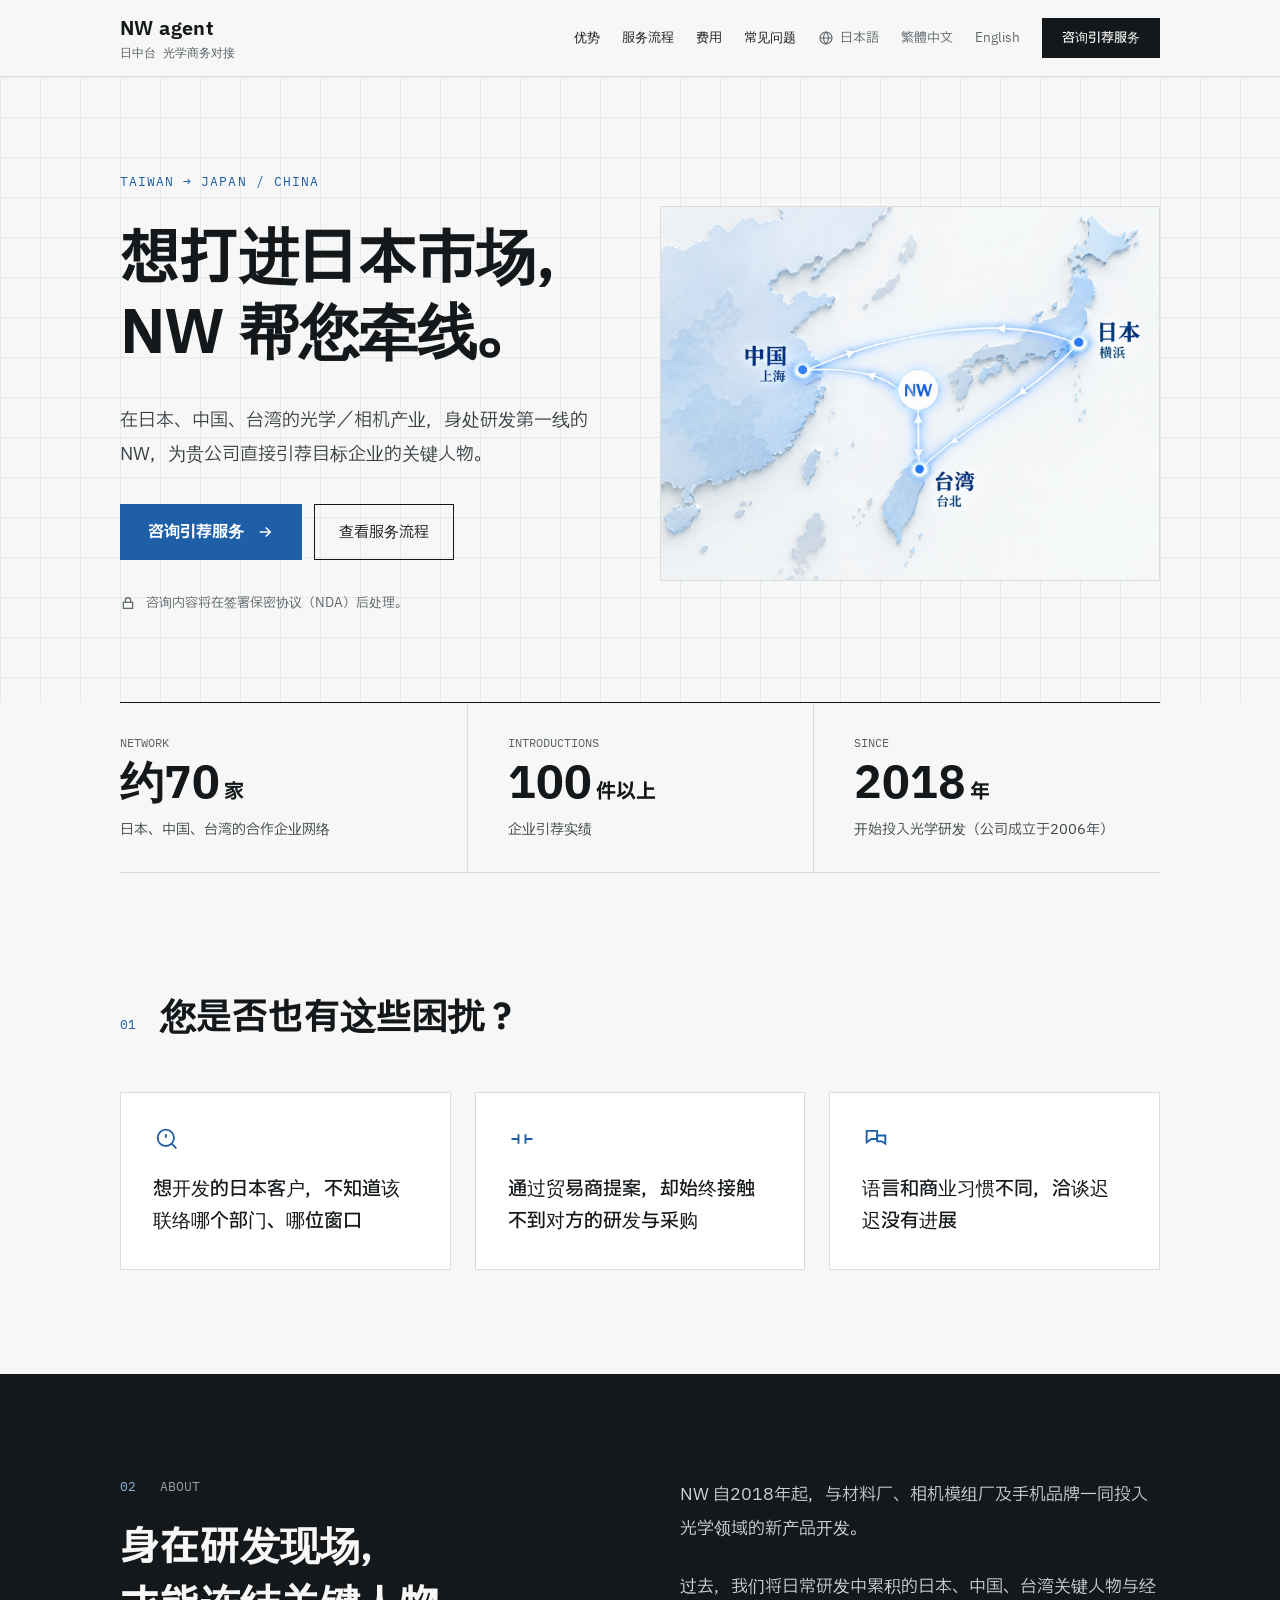
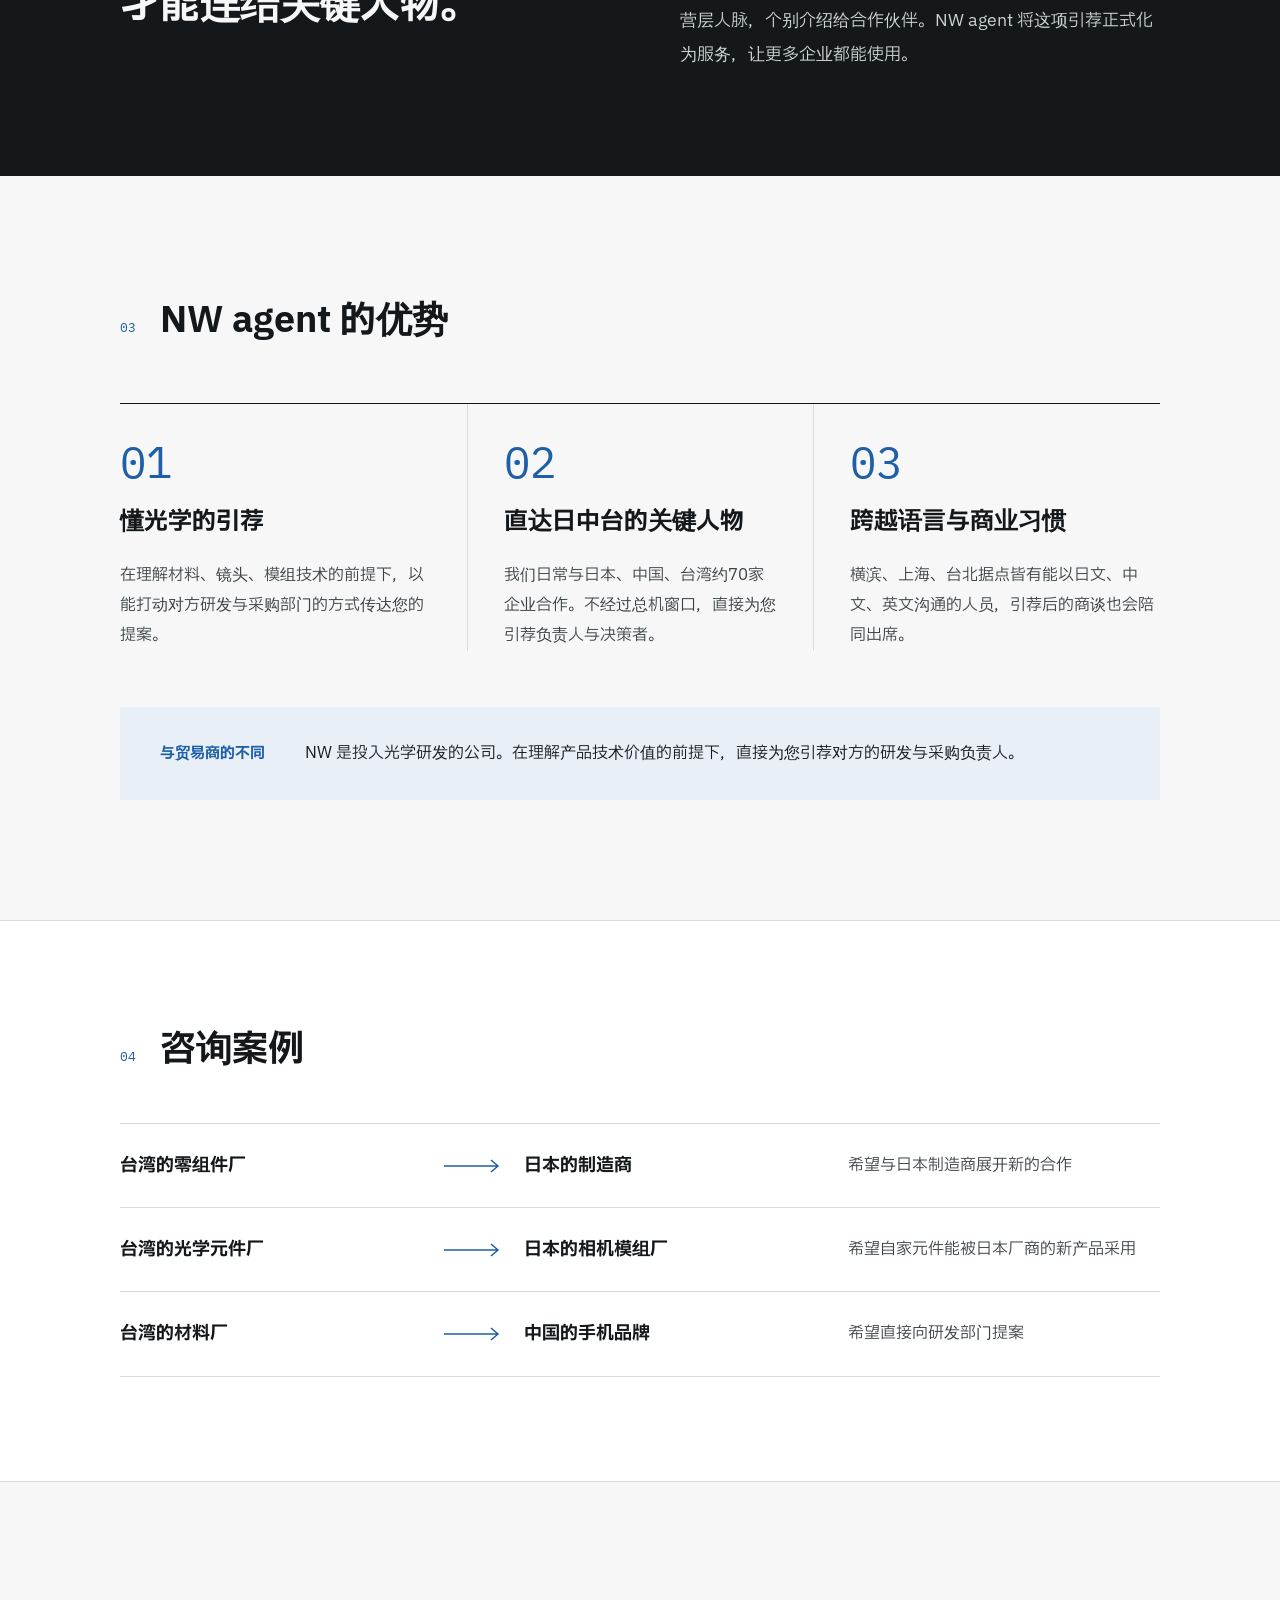
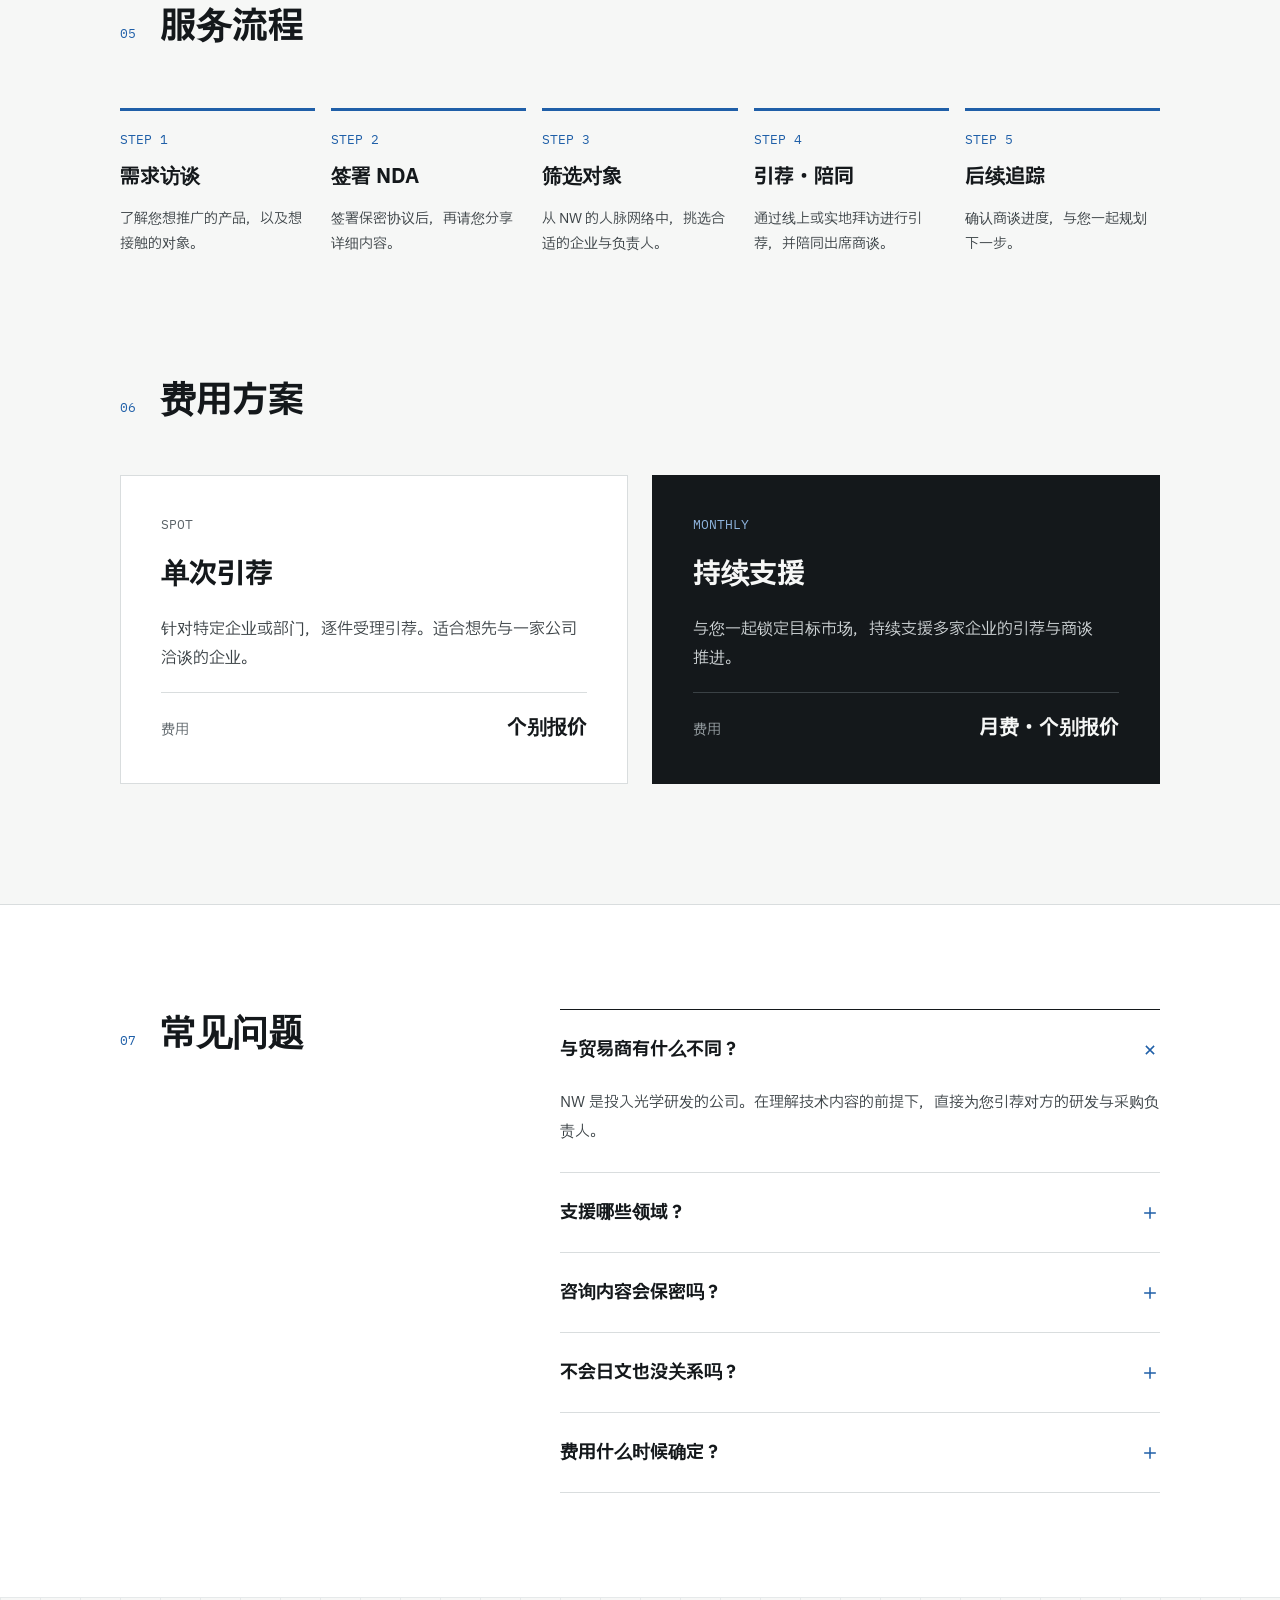
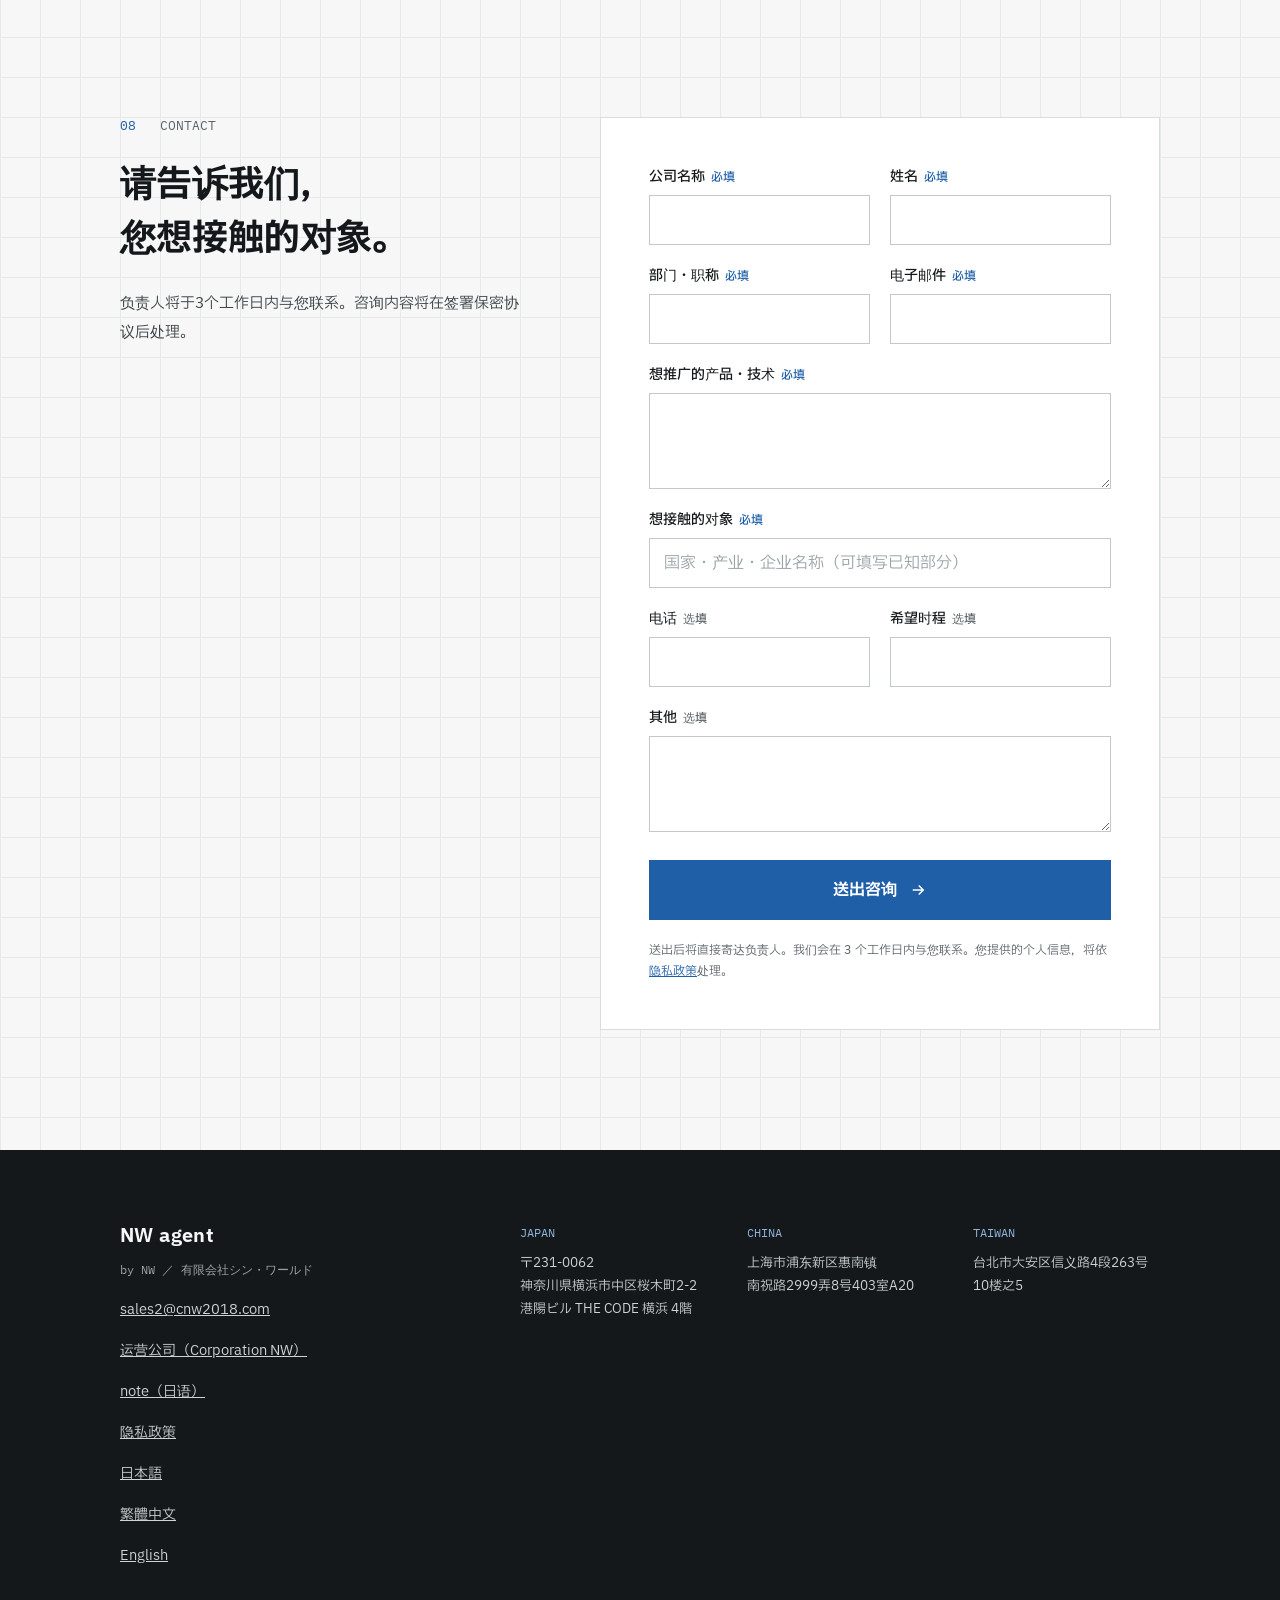
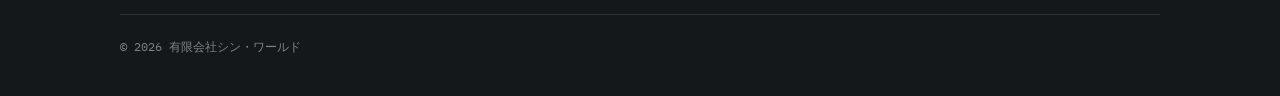
<file: zh-cn/index.html>
<!doctype html>
<html lang="zh-Hans-CN">
<head>
<meta charset="utf-8">
<meta name="viewport" content="width=device-width, initial-scale=1">
<title>NW agent ｜ 想打进日本市场，NW 帮您牵线。</title>
<meta name="description" content="在日本、中国、台湾的光学／相机产业，身处研发第一线的 NW，为贵公司直接引荐目标企业的关键人物。">
<link rel="preconnect" href="https://fonts.googleapis.com">
<link rel="preconnect" href="https://fonts.gstatic.com" crossorigin>
<link rel="stylesheet" href="https://fonts.googleapis.com/css2?family=IBM+Plex+Mono:wght@400;500&family=IBM+Plex+Sans+JP:wght@400;500;700&family=Noto+Sans+TC:wght@400;500;700&display=swap">
<link rel="alternate" hreflang="ja" href="https://cnw2026.com/agent/">
<link rel="alternate" hreflang="zh-Hant-TW" href="https://cnw2026.com/agent/zh-tw/">
<link rel="alternate" hreflang="zh-Hans" href="https://cnw2026.com/agent/zh-cn/">
<link rel="alternate" hreflang="en" href="https://cnw2026.com/agent/en/">
<link rel="stylesheet" href="../css/style.css">
</head>
<body>

<header class="site-header">
  <div class="wrap">
    <a class="brand" href="#top">
      <span class="brand-name">NW agent</span>
      <span class="brand-sub">日中台 光学商务对接</span>
    </a>
    <button class="menu-btn" type="button" aria-label="开启选单" aria-expanded="false" aria-controls="site-nav">
      <svg width="24" height="24" viewBox="0 0 24 24" fill="none" stroke="currentColor" stroke-width="1.8" aria-hidden="true"><path d="M4 7h16M4 12h16M4 17h16"/></svg>
    </button>
    <nav class="nav" id="site-nav" aria-label="页面导览">
      <a href="#strengths">优势</a>
      <a href="#flow">服务流程</a>
      <a href="#pricing">费用</a>
      <a href="#faq">常见问题</a>
      <a class="lang-link" href="../" lang="ja" hreflang="ja"><svg width="16" height="16" viewBox="0 0 24 24" fill="none" stroke="currentColor" stroke-width="1.6" aria-hidden="true"><circle cx="12" cy="12" r="9"/><path d="M3 12h18M12 3c2.5 2.7 3.8 5.7 3.8 9s-1.3 6.3-3.8 9c-2.5-2.7-3.8-5.7-3.8-9S9.5 5.7 12 3z"/></svg>日本語</a>
      <a class="lang-link" href="../zh-tw/" lang="zh-Hant-TW" hreflang="zh-Hant-TW">繁體中文</a>
      <a class="lang-link" href="../en/" lang="en" hreflang="en">English</a>
      <a class="nav-cta" href="#contact">咨询引荐服务</a>
    </nav>
  </div>
</header>

<main id="top">

  <section class="hero grid-bg">
    <div class="wrap">
      <div class="hero-copy">
        <span class="eyebrow">TAIWAN → JAPAN / CHINA</span>
        <h1>想打进日本市场，<br>NW 帮您牵线。</h1>
        <p class="hero-lead">在日本、中国、台湾的光学／相机产业，身处研发第一线的 NW，为贵公司直接引荐目标企业的关键人物。</p>
        <div class="hero-actions">
          <a class="btn btn-primary" href="#contact">咨询引荐服务
            <svg width="18" height="18" viewBox="0 0 24 24" fill="none" stroke="currentColor" stroke-width="2" aria-hidden="true"><path d="M5 12h14M13 6l6 6-6 6"/></svg>
          </a>
          <a class="btn btn-outline" href="#flow">查看服务流程</a>
        </div>
        <p class="nda">
          <svg width="16" height="16" viewBox="0 0 24 24" fill="none" stroke="currentColor" stroke-width="1.8" aria-hidden="true"><rect x="5" y="11" width="14" height="9"/><path d="M8 11V8a4 4 0 0 1 8 0v3"/></svg>
          咨询内容将在签署保密协议（NDA）后处理。
        </p>
      </div>
      <div class="hero-visual">
        <img class="hero-map" src="../images/network-map.jpg" width="1448" height="1086" alt="NW 连结日本（横滨）、中国（上海）、台湾（台北）的网络示意图">
      </div>
    </div>
  </section>

  <div class="wrap">
    <div class="numbers">
      <div class="num">
        <span class="num-label">NETWORK</span>
        <span class="num-value">约70<small>家</small></span>
        <span class="num-desc">日本、中国、台湾的合作企业网络</span>
      </div>
      <div class="num">
        <span class="num-label">INTRODUCTIONS</span>
        <span class="num-value">100<small>件以上</small></span>
        <span class="num-desc">企业引荐实绩</span>
      </div>
      <div class="num">
        <span class="num-label">SINCE</span>
        <span class="num-value">2018<small>年</small></span>
        <span class="num-desc">开始投入光学研发（公司成立于2006年）</span>
      </div>
    </div>
  </div>

  <section class="problems" aria-labelledby="problems-title">
    <div class="wrap">
      <div class="sec-head">
        <span class="sec-num">01</span>
        <h2 class="sec-title" id="problems-title">您是否也有这些困扰？</h2>
      </div>
      <div class="cards-3">
        <div class="problem">
          <svg width="28" height="28" viewBox="0 0 24 24" fill="none" stroke="#1f5fa8" stroke-width="1.6" aria-hidden="true"><circle cx="11" cy="11" r="7"/><path d="M20 20l-4-4M11 8v3M11 14h.01"/></svg>
          <p>想开发的日本客户，不知道该联络哪个部门、哪位窗口</p>
        </div>
        <div class="problem">
          <svg width="28" height="28" viewBox="0 0 24 24" fill="none" stroke="#1f5fa8" stroke-width="1.6" aria-hidden="true"><path d="M3 12h6M15 12h6M9 8v8M15 8v8"/></svg>
          <p>通过贸易商提案，却始终接触不到对方的研发与采购</p>
        </div>
        <div class="problem">
          <svg width="28" height="28" viewBox="0 0 24 24" fill="none" stroke="#1f5fa8" stroke-width="1.6" aria-hidden="true"><path d="M4 5h9v7H8l-4 3z"/><path d="M13 9h7v7l-3-2h-4z"/></svg>
          <p>语言和商业习惯不同，洽谈迟迟没有进展</p>
        </div>
      </div>
    </div>
  </section>

  <section class="about" aria-labelledby="about-title">
    <div class="wrap">
      <div class="about-head">
        <div class="sec-head">
          <span class="sec-num" style="color: var(--accent-on-dark);">02</span>
          <span class="mono" style="font-size: 13px; color: var(--text-4);">ABOUT</span>
        </div>
        <h2 id="about-title">身在研发现场，<br>才能连结关键人物。</h2>
      </div>
      <div class="about-body">
        <p>NW 自2018年起，与材料厂、相机模组厂及手机品牌一同投入光学领域的新产品开发。</p>
        <p>过去，我们将日常研发中累积的日本、中国、台湾关键人物与经营层人脉，个别介绍给合作伙伴。NW agent 将这项引荐正式化为服务，让更多企业都能使用。</p>
      </div>
    </div>
  </section>

  <section class="strengths" id="strengths" aria-labelledby="strengths-title">
    <div class="wrap">
      <div class="sec-head">
        <span class="sec-num">03</span>
        <h2 class="sec-title" id="strengths-title">NW agent 的优势</h2>
      </div>
      <div class="strength-list">
        <div class="strength">
          <span class="strength-num">01</span>
          <h3>懂光学的引荐</h3>
          <p>在理解材料、镜头、模组技术的前提下，以能打动对方研发与采购部门的方式传达您的提案。</p>
        </div>
        <div class="strength">
          <span class="strength-num">02</span>
          <h3>直达日中台的关键人物</h3>
          <p>我们日常与日本、中国、台湾约70家企业合作。不经过总机窗口，直接为您引荐负责人与决策者。</p>
        </div>
        <div class="strength">
          <span class="strength-num">03</span>
          <h3>跨越语言与商业习惯</h3>
          <p>横滨、上海、台北据点皆有能以日文、中文、英文沟通的人员，引荐后的商谈也会陪同出席。</p>
        </div>
      </div>
      <div class="diff">
        <span class="diff-label">与贸易商的不同</span>
        <p>NW 是投入光学研发的公司。在理解产品技术价值的前提下，直接为您引荐对方的研发与采购负责人。</p>
      </div>
    </div>
  </section>

  <section class="cases" aria-labelledby="cases-title">
    <div class="wrap">
      <div class="sec-head">
        <span class="sec-num">04</span>
        <h2 class="sec-title" id="cases-title">咨询案例</h2>
      </div>
      <div>
        <div class="case">
          <span class="case-party">台湾的零组件厂</span>
          <svg width="56" height="16" viewBox="0 0 56 16" fill="none" stroke="#1f5fa8" stroke-width="1.5" aria-label="到"><path d="M0 8h54M47 2l7 6-7 6"/></svg>
          <span class="case-party">日本的制造商</span>
          <p>希望与日本制造商展开新的合作</p>
        </div>
        <div class="case">
          <span class="case-party">台湾的光学元件厂</span>
          <svg width="56" height="16" viewBox="0 0 56 16" fill="none" stroke="#1f5fa8" stroke-width="1.5" aria-label="到"><path d="M0 8h54M47 2l7 6-7 6"/></svg>
          <span class="case-party">日本的相机模组厂</span>
          <p>希望自家元件能被日本厂商的新产品采用</p>
        </div>
        <div class="case">
          <span class="case-party">台湾的材料厂</span>
          <svg width="56" height="16" viewBox="0 0 56 16" fill="none" stroke="#1f5fa8" stroke-width="1.5" aria-label="到"><path d="M0 8h54M47 2l7 6-7 6"/></svg>
          <span class="case-party">中国的手机品牌</span>
          <p>希望直接向研发部门提案</p>
        </div>
      </div>
    </div>
  </section>

  <section class="flow" id="flow" aria-labelledby="flow-title">
    <div class="wrap">
      <div class="sec-head">
        <span class="sec-num">05</span>
        <h2 class="sec-title" id="flow-title">服务流程</h2>
      </div>
      <ol class="steps">
        <li class="step"><span class="step-num">STEP 1</span><h3>需求访谈</h3><p>了解您想推广的产品，以及想接触的对象。</p></li>
        <li class="step"><span class="step-num">STEP 2</span><h3>签署 NDA</h3><p>签署保密协议后，再请您分享详细内容。</p></li>
        <li class="step"><span class="step-num">STEP 3</span><h3>筛选对象</h3><p>从 NW 的人脉网络中，挑选合适的企业与负责人。</p></li>
        <li class="step"><span class="step-num">STEP 4</span><h3>引荐・陪同</h3><p>通过线上或实地拜访进行引荐，并陪同出席商谈。</p></li>
        <li class="step"><span class="step-num">STEP 5</span><h3>后续追踪</h3><p>确认商谈进度，与您一起规划下一步。</p></li>
      </ol>
    </div>
  </section>

  <section class="pricing" id="pricing" aria-labelledby="pricing-title">
    <div class="wrap">
      <div class="sec-head">
        <span class="sec-num">06</span>
        <h2 class="sec-title" id="pricing-title">费用方案</h2>
      </div>
      <div class="plans">
        <div class="plan">
          <span class="plan-tag">SPOT</span>
          <h3>单次引荐</h3>
          <p>针对特定企业或部门，逐件受理引荐。适合想先与一家公司洽谈的企业。</p>
          <div class="plan-price"><span>费用</span><span>个别报价</span></div>
        </div>
        <div class="plan plan-dark">
          <span class="plan-tag">MONTHLY</span>
          <h3>持续支援</h3>
          <p>与您一起锁定目标市场，持续支援多家企业的引荐与商谈推进。</p>
          <div class="plan-price"><span>费用</span><span>月费・个别报价</span></div>
        </div>
      </div>
    </div>
  </section>

  <section class="faq" id="faq" aria-labelledby="faq-title">
    <div class="wrap">
      <div class="sec-head">
        <span class="sec-num">07</span>
        <h2 class="sec-title" id="faq-title">常见问题</h2>
      </div>
      <div class="faq-list">
        <details open>
          <summary>与贸易商有什么不同？<svg width="20" height="20" viewBox="0 0 24 24" fill="none" stroke="currentColor" stroke-width="1.8" aria-hidden="true"><path d="M12 5v14M5 12h14"/></svg></summary>
          <p>NW 是投入光学研发的公司。在理解技术内容的前提下，直接为您引荐对方的研发与采购负责人。</p>
        </details>
        <details>
          <summary>支援哪些领域？<svg width="20" height="20" viewBox="0 0 24 24" fill="none" stroke="currentColor" stroke-width="1.8" aria-hidden="true"><path d="M12 5v14M5 12h14"/></svg></summary>
          <p>以相机・光学（材料、镜头、相机模组、手机）为主，周边领域也欢迎咨询。</p>
        </details>
        <details>
          <summary>咨询内容会保密吗？<svg width="20" height="20" viewBox="0 0 24 24" fill="none" stroke="currentColor" stroke-width="1.8" aria-hidden="true"><path d="M12 5v14M5 12h14"/></svg></summary>
          <p>会的。我们会在签署保密协议（NDA）后，再请教详细内容。</p>
        </details>
        <details>
          <summary>不会日文也没关系吗？<svg width="20" height="20" viewBox="0 0 24 24" fill="none" stroke="currentColor" stroke-width="1.8" aria-hidden="true"><path d="M12 5v14M5 12h14"/></svg></summary>
          <p>没问题。横滨、上海、台北据点皆有能以日文、中文、英文沟通的人员。</p>
        </details>
        <details>
          <summary>费用什么时候确定？<svg width="20" height="20" viewBox="0 0 24 24" fill="none" stroke="currentColor" stroke-width="1.8" aria-hidden="true"><path d="M12 5v14M5 12h14"/></svg></summary>
          <p>需求访谈后，将依引荐内容为您报价。</p>
        </details>
      </div>
    </div>
  </section>

  <section class="contact grid-bg" id="contact" aria-labelledby="contact-title">
    <div class="wrap">
      <div class="contact-head">
        <div class="sec-head">
          <span class="sec-num">08</span>
          <span class="mono" style="font-size: 13px; color: var(--text-3);">CONTACT</span>
        </div>
        <h2 id="contact-title">请告诉我们，<br>您想接触的对象。</h2>
        <p>负责人将于3个工作日内与您联系。咨询内容将在签署保密协议后处理。</p>
      </div>

      <!-- 送信の仕组みは公开前に决定。それまではメールソフトを开いて送信する -->
      <form class="form" id="contact-form" novalidate action="https://formspree.io/f/meaoeaed" method="POST" data-subject="NW agent 引荐咨询" data-greeting="NW agent 负责人您好：&#10;&#10;想就以下内容咨询引荐服务。">
        <input type="hidden" name="_subject" value="NW agent 引荐咨询">
        <input type="hidden" name="_language" value="zh-cn">
        <p class="form-gotcha" aria-hidden="true"><label>この栏は入力しないでください<input type="text" name="_gotcha" tabindex="-1" autocomplete="off"></label></p>
        <div class="form-row">
          <div class="field"><label for="f-company">公司名称<span class="req">必填</span></label><input id="f-company" name="公司名称" required autocomplete="organization"></div>
          <div class="field"><label for="f-name">姓名<span class="req">必填</span></label><input id="f-name" name="姓名" required autocomplete="name"></div>
          <div class="field"><label for="f-dept">部门・职称<span class="req">必填</span></label><input id="f-dept" name="部门・职称" required autocomplete="organization-title"></div>
          <div class="field"><label for="f-email">电子邮件<span class="req">必填</span></label><input id="f-email" name="email" type="email" required autocomplete="email"></div>
        </div>
        <div class="field"><label for="f-product">想推广的产品・技术<span class="req">必填</span></label><textarea id="f-product" name="想推广的产品・技术" required></textarea></div>
        <div class="field"><label for="f-target">想接触的对象<span class="req">必填</span></label><input id="f-target" name="想接触的对象" required placeholder="国家・产业・企业名称（可填写已知部分）"></div>
        <div class="form-row">
          <div class="field"><label for="f-tel">电话<span class="opt">选填</span></label><input id="f-tel" name="电话" type="tel" autocomplete="tel"></div>
          <div class="field"><label for="f-when">希望时程<span class="opt">选填</span></label><input id="f-when" name="希望时程"></div>
        </div>
        <div class="field"><label for="f-note">其他<span class="opt">选填</span></label><textarea id="f-note" name="其他"></textarea></div>
        <button class="btn btn-primary" type="submit">送出咨询
          <svg width="18" height="18" viewBox="0 0 24 24" fill="none" stroke="currentColor" stroke-width="2" aria-hidden="true"><path d="M5 12h14M13 6l6 6-6 6"/></svg>
        </button>
        <p class="form-status" id="form-status" role="status" aria-live="polite" hidden></p>
        <p class="form-note">送出后将直接寄达负责人。我们会在 3 个工作日内与您联系。您提供的个人信息，将依<a href="../../zh-cn/privacy/">隐私政策</a>处理。</p>
      </form>
    </div>
  </section>

</main>

<footer class="site-footer">
  <div class="wrap">
    <div class="footer-grid">
      <div class="footer-brand">
        <span class="brand-name">NW agent</span>
        <span class="mono">by NW ／ <span lang="ja">有限会社シン・ワールド</span></span>
        <a href="mailto:sales2@cnw2018.com">sales2@cnw2018.com</a>
        <a href="../../zh-cn/">运营公司（Corporation NW）</a>
        <a href="https://note.com/nw_agent" target="_blank" rel="noopener" lang="ja">note（日语）</a>
        <a href="../../zh-cn/privacy/">隐私政策</a>
        <a class="footer-lang" href="../" lang="ja" hreflang="ja">日本語</a>
        <a class="footer-lang" href="../zh-tw/" lang="zh-Hant-TW" hreflang="zh-Hant-TW">繁體中文</a>
        <a class="footer-lang" href="../en/" lang="en" hreflang="en">English</a>
      </div>
      <address class="office">
        <span class="mono">JAPAN</span>
        <span lang="ja">〒231-0062<br class="pc">神奈川県横浜市中区桜木町2-2<br class="pc">港陽ビル THE CODE 横浜 4階</span>
      </address>
      <address class="office">
        <span class="mono">CHINA</span>
        <span>上海市浦东新区惠南镇<br class="pc">南祝路2999弄8号403室A20</span>
      </address>
      <address class="office">
        <span class="mono">TAIWAN</span>
        <span>台北市大安区信义路4段263号<br class="pc">10楼之5</span>
      </address>
    </div>
    <div class="copyright mono">© 2026 <span lang="ja">有限会社シン・ワールド</span></div>
  </div>
</footer>

<script src="../js/main.js"></script>
</body>
</html>
</file>
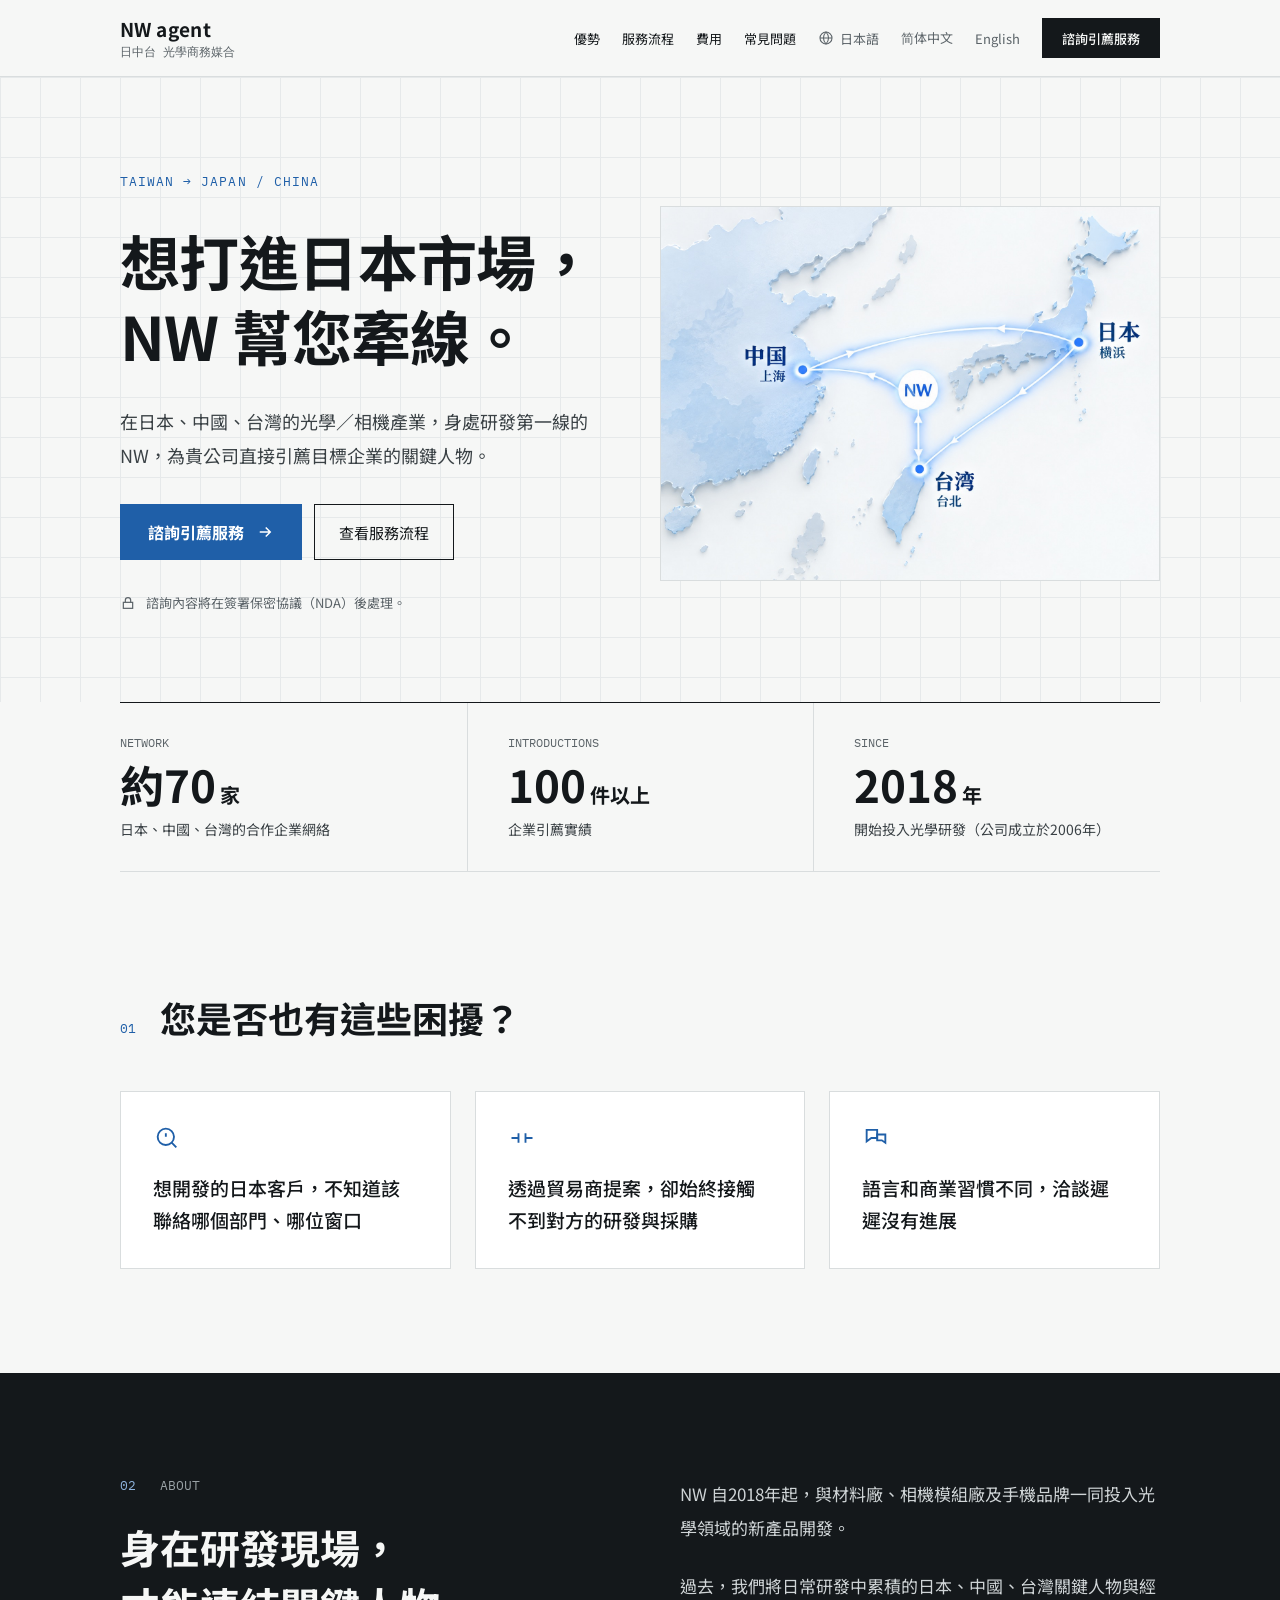
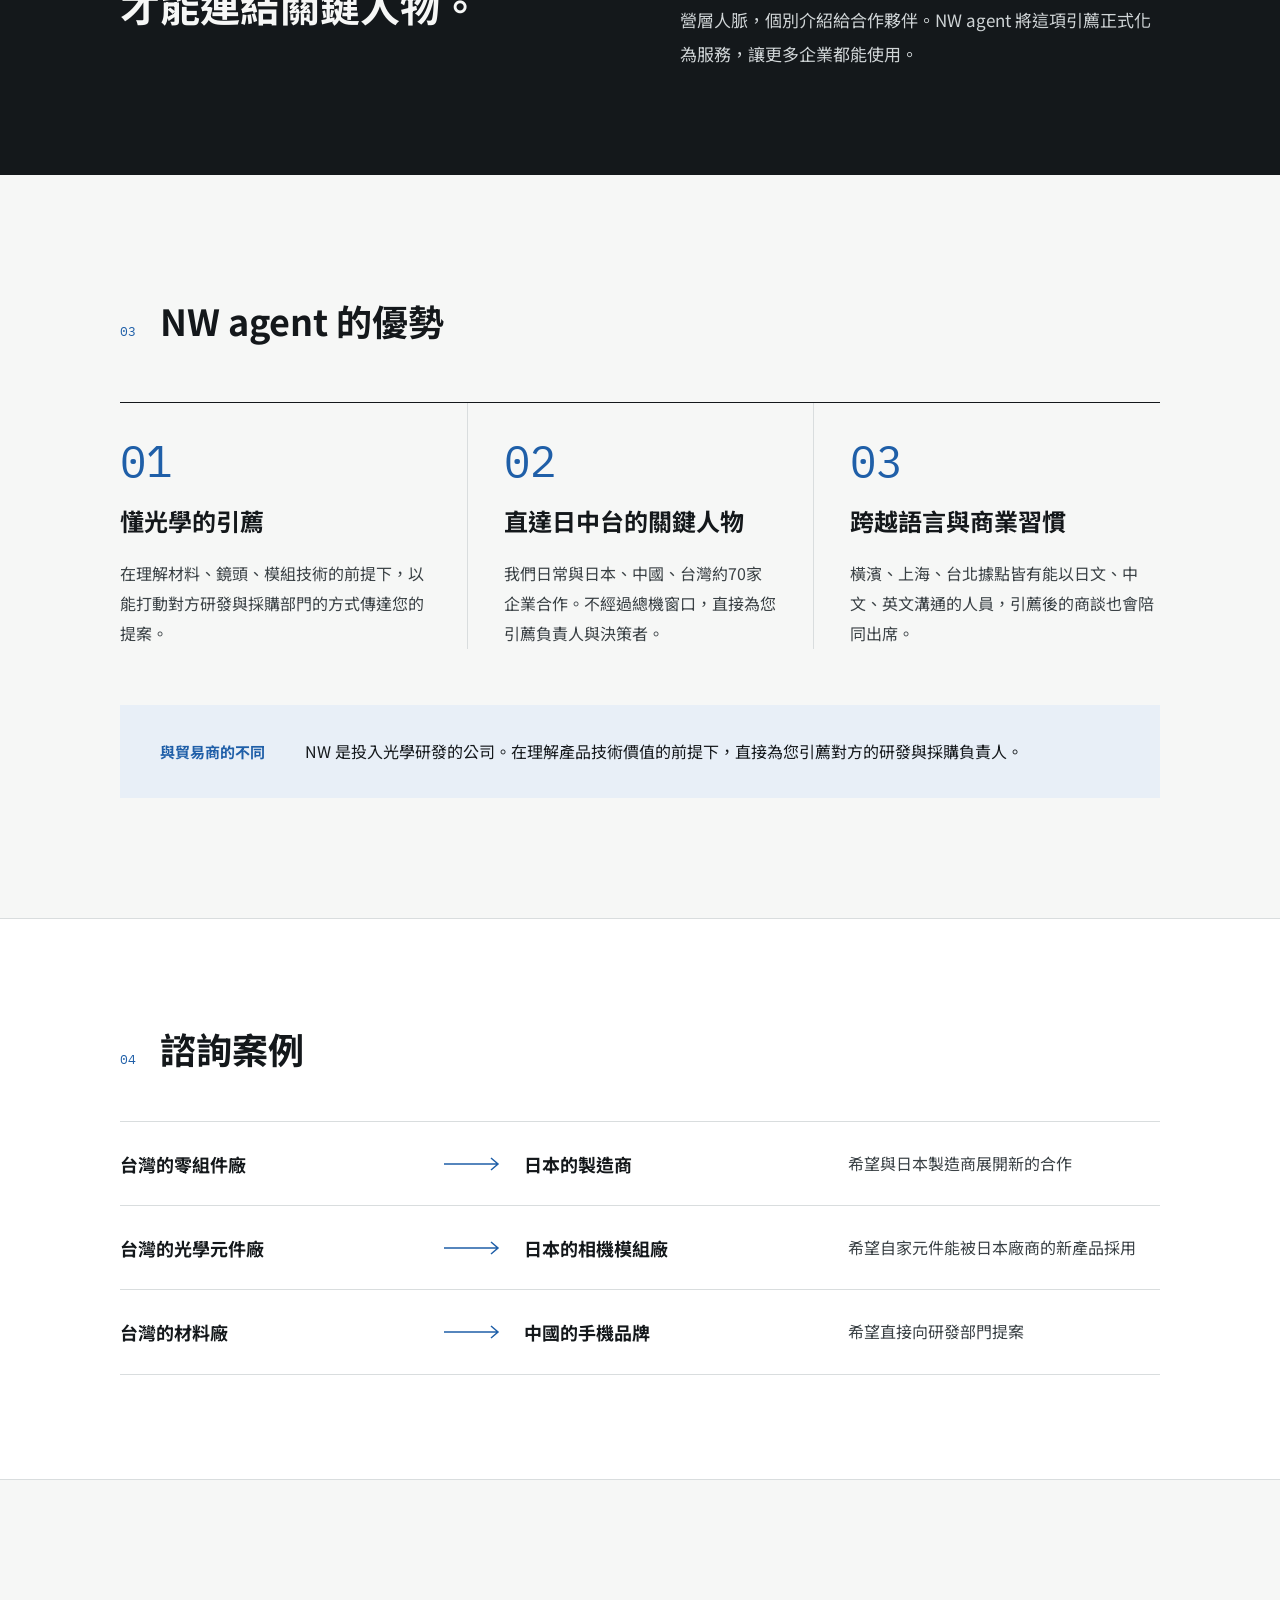
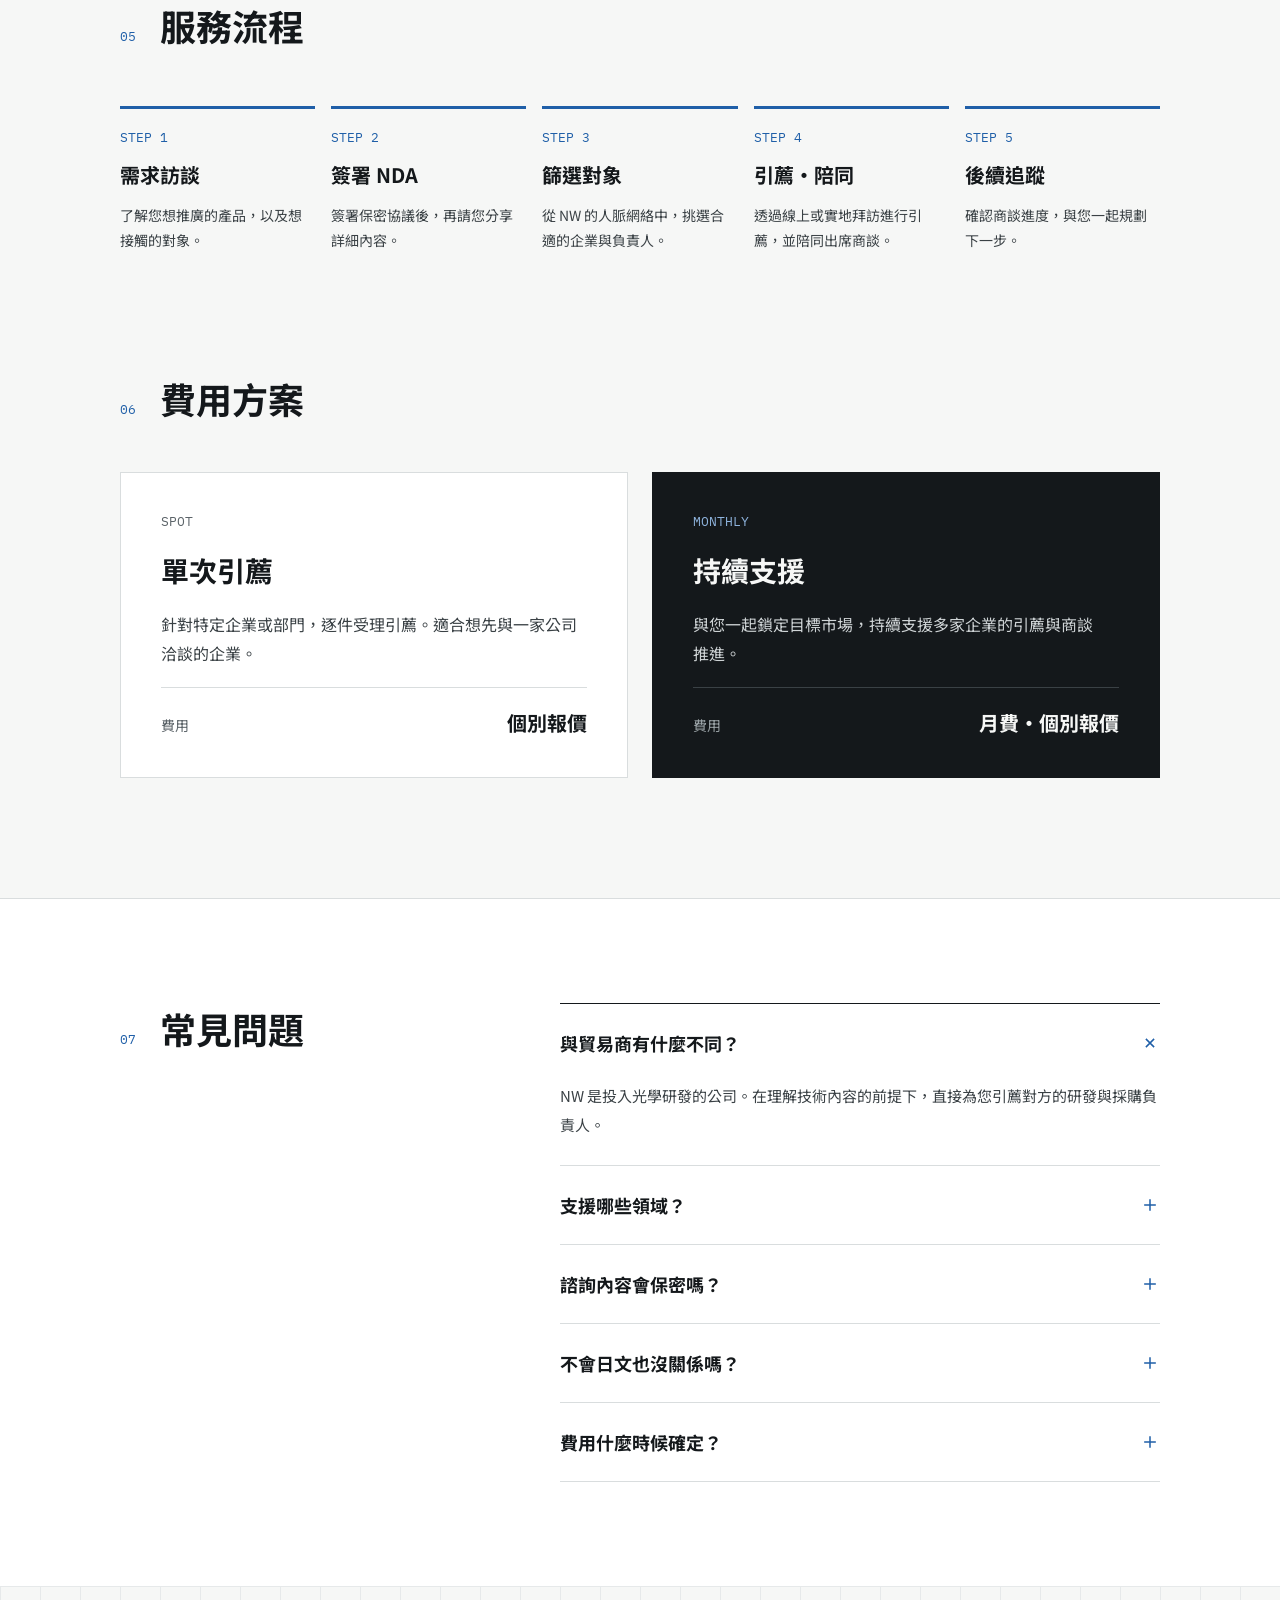
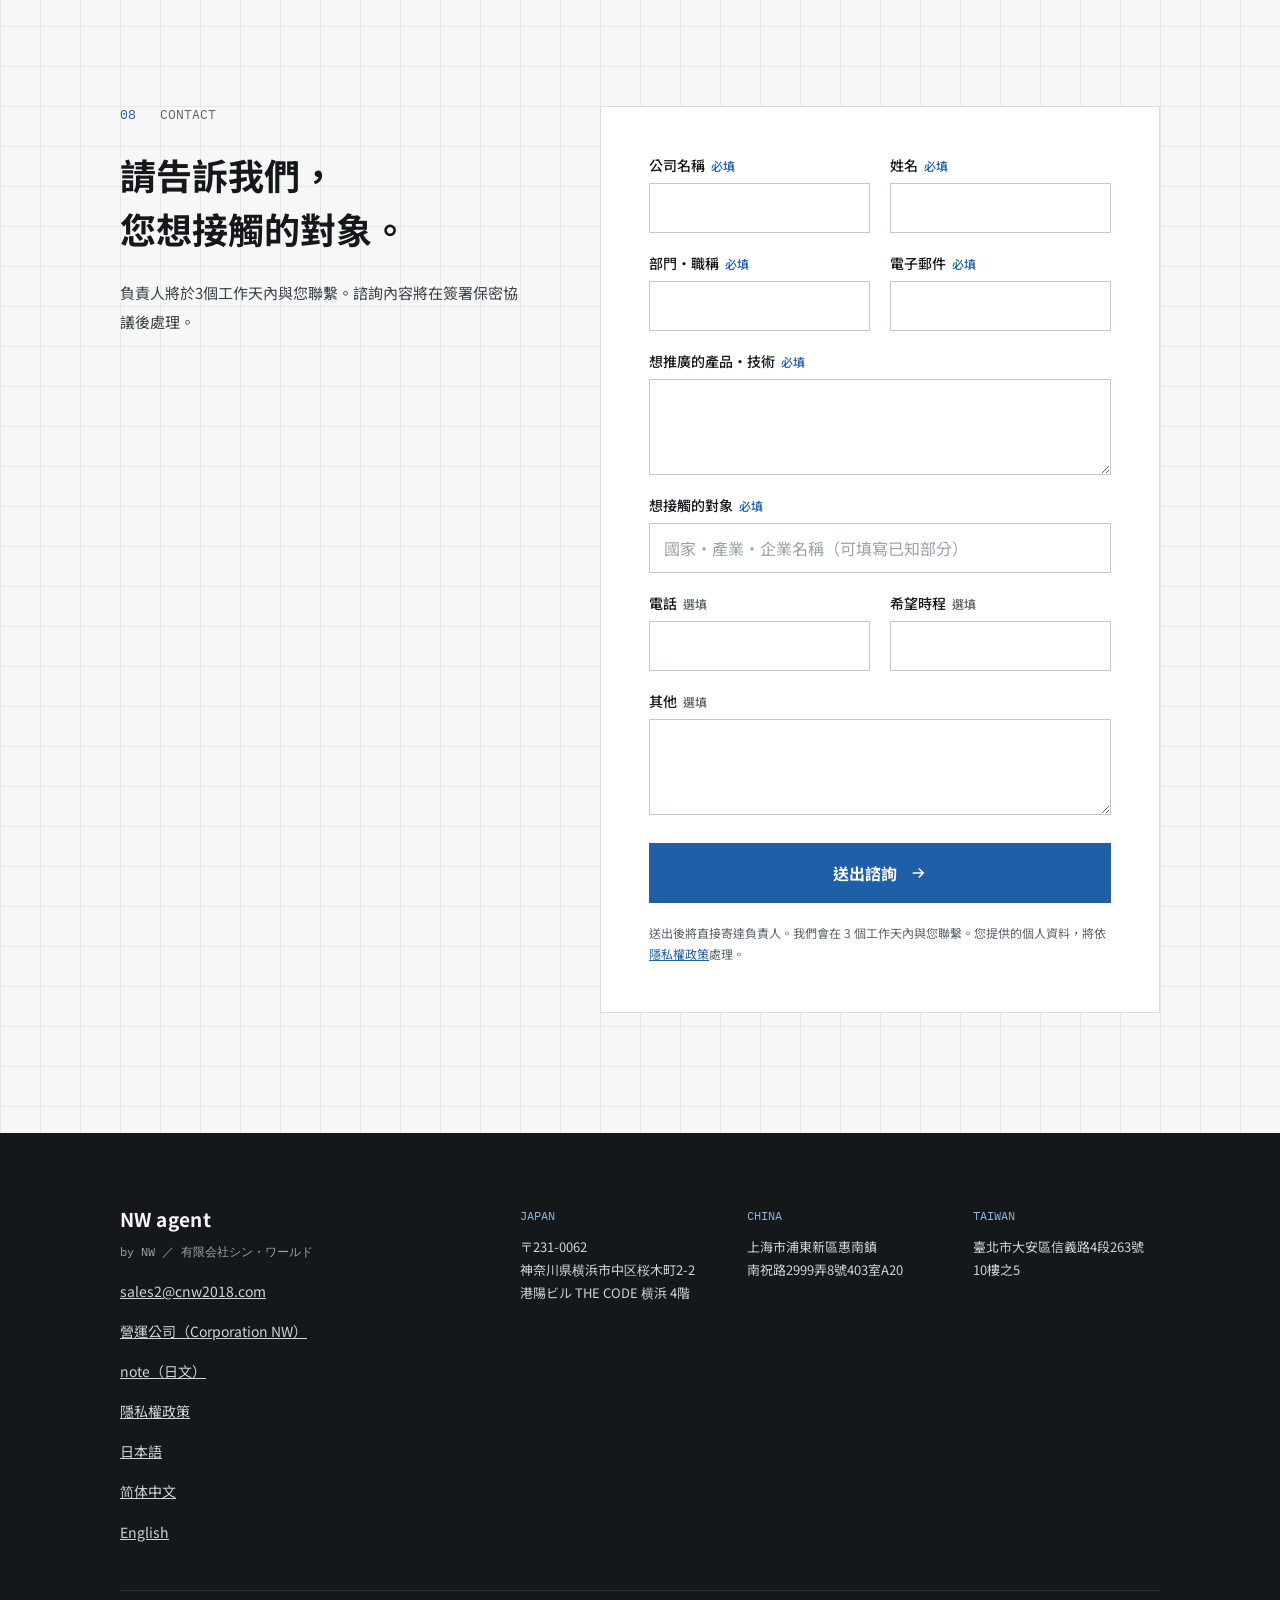
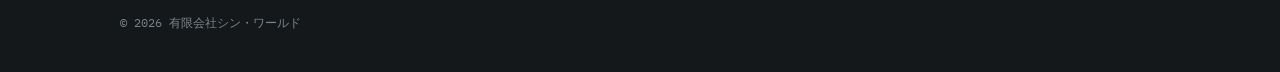
<file: zh-tw/index.html>
<!doctype html>
<html lang="zh-Hant-TW">
<head>
<meta charset="utf-8">
<meta name="viewport" content="width=device-width, initial-scale=1">
<title>NW agent ｜ 想打進日本市場，NW 幫您牽線。</title>
<meta name="description" content="在日本、中國、台灣的光學／相機產業，身處研發第一線的 NW，為貴公司直接引薦目標企業的關鍵人物。">
<link rel="preconnect" href="https://fonts.googleapis.com">
<link rel="preconnect" href="https://fonts.gstatic.com" crossorigin>
<link rel="stylesheet" href="https://fonts.googleapis.com/css2?family=IBM+Plex+Mono:wght@400;500&family=IBM+Plex+Sans+JP:wght@400;500;700&family=Noto+Sans+TC:wght@400;500;700&display=swap">
<link rel="alternate" hreflang="ja" href="https://cnw2026.com/agent/">
<link rel="alternate" hreflang="zh-Hant-TW" href="https://cnw2026.com/agent/zh-tw/">
<link rel="alternate" hreflang="zh-Hans" href="https://cnw2026.com/agent/zh-cn/">
<link rel="alternate" hreflang="en" href="https://cnw2026.com/agent/en/">
<link rel="stylesheet" href="../css/style.css">
</head>
<body>

<header class="site-header">
  <div class="wrap">
    <a class="brand" href="#top">
      <span class="brand-name">NW agent</span>
      <span class="brand-sub">日中台 光學商務媒合</span>
    </a>
    <button class="menu-btn" type="button" aria-label="開啟選單" aria-expanded="false" aria-controls="site-nav">
      <svg width="24" height="24" viewBox="0 0 24 24" fill="none" stroke="currentColor" stroke-width="1.8" aria-hidden="true"><path d="M4 7h16M4 12h16M4 17h16"/></svg>
    </button>
    <nav class="nav" id="site-nav" aria-label="頁面導覽">
      <a href="#strengths">優勢</a>
      <a href="#flow">服務流程</a>
      <a href="#pricing">費用</a>
      <a href="#faq">常見問題</a>
      <a class="lang-link" href="../" lang="ja" hreflang="ja"><svg width="16" height="16" viewBox="0 0 24 24" fill="none" stroke="currentColor" stroke-width="1.6" aria-hidden="true"><circle cx="12" cy="12" r="9"/><path d="M3 12h18M12 3c2.5 2.7 3.8 5.7 3.8 9s-1.3 6.3-3.8 9c-2.5-2.7-3.8-5.7-3.8-9S9.5 5.7 12 3z"/></svg>日本語</a>
      <a class="lang-link" href="../zh-cn/" lang="zh-Hans-CN" hreflang="zh-Hans">简体中文</a>
      <a class="lang-link" href="../en/" lang="en" hreflang="en">English</a>
      <a class="nav-cta" href="#contact">諮詢引薦服務</a>
    </nav>
  </div>
</header>

<main id="top">

  <section class="hero grid-bg">
    <div class="wrap">
      <div class="hero-copy">
        <span class="eyebrow">TAIWAN → JAPAN / CHINA</span>
        <h1>想打進日本市場，<br>NW 幫您牽線。</h1>
        <p class="hero-lead">在日本、中國、台灣的光學／相機產業，身處研發第一線的 NW，為貴公司直接引薦目標企業的關鍵人物。</p>
        <div class="hero-actions">
          <a class="btn btn-primary" href="#contact">諮詢引薦服務
            <svg width="18" height="18" viewBox="0 0 24 24" fill="none" stroke="currentColor" stroke-width="2" aria-hidden="true"><path d="M5 12h14M13 6l6 6-6 6"/></svg>
          </a>
          <a class="btn btn-outline" href="#flow">查看服務流程</a>
        </div>
        <p class="nda">
          <svg width="16" height="16" viewBox="0 0 24 24" fill="none" stroke="currentColor" stroke-width="1.8" aria-hidden="true"><rect x="5" y="11" width="14" height="9"/><path d="M8 11V8a4 4 0 0 1 8 0v3"/></svg>
          諮詢內容將在簽署保密協議（NDA）後處理。
        </p>
      </div>
      <div class="hero-visual">
        <img class="hero-map" src="../images/network-map.jpg" width="1448" height="1086" alt="NW 連結日本（橫濱）、中國（上海）、台灣（台北）的網絡示意圖">
      </div>
    </div>
  </section>

  <div class="wrap">
    <div class="numbers">
      <div class="num">
        <span class="num-label">NETWORK</span>
        <span class="num-value">約70<small>家</small></span>
        <span class="num-desc">日本、中國、台灣的合作企業網絡</span>
      </div>
      <div class="num">
        <span class="num-label">INTRODUCTIONS</span>
        <span class="num-value">100<small>件以上</small></span>
        <span class="num-desc">企業引薦實績</span>
      </div>
      <div class="num">
        <span class="num-label">SINCE</span>
        <span class="num-value">2018<small>年</small></span>
        <span class="num-desc">開始投入光學研發（公司成立於2006年）</span>
      </div>
    </div>
  </div>

  <section class="problems" aria-labelledby="problems-title">
    <div class="wrap">
      <div class="sec-head">
        <span class="sec-num">01</span>
        <h2 class="sec-title" id="problems-title">您是否也有這些困擾？</h2>
      </div>
      <div class="cards-3">
        <div class="problem">
          <svg width="28" height="28" viewBox="0 0 24 24" fill="none" stroke="#1f5fa8" stroke-width="1.6" aria-hidden="true"><circle cx="11" cy="11" r="7"/><path d="M20 20l-4-4M11 8v3M11 14h.01"/></svg>
          <p>想開發的日本客戶，不知道該聯絡哪個部門、哪位窗口</p>
        </div>
        <div class="problem">
          <svg width="28" height="28" viewBox="0 0 24 24" fill="none" stroke="#1f5fa8" stroke-width="1.6" aria-hidden="true"><path d="M3 12h6M15 12h6M9 8v8M15 8v8"/></svg>
          <p>透過貿易商提案，卻始終接觸不到對方的研發與採購</p>
        </div>
        <div class="problem">
          <svg width="28" height="28" viewBox="0 0 24 24" fill="none" stroke="#1f5fa8" stroke-width="1.6" aria-hidden="true"><path d="M4 5h9v7H8l-4 3z"/><path d="M13 9h7v7l-3-2h-4z"/></svg>
          <p>語言和商業習慣不同，洽談遲遲沒有進展</p>
        </div>
      </div>
    </div>
  </section>

  <section class="about" aria-labelledby="about-title">
    <div class="wrap">
      <div class="about-head">
        <div class="sec-head">
          <span class="sec-num" style="color: var(--accent-on-dark);">02</span>
          <span class="mono" style="font-size: 13px; color: var(--text-4);">ABOUT</span>
        </div>
        <h2 id="about-title">身在研發現場，<br>才能連結關鍵人物。</h2>
      </div>
      <div class="about-body">
        <p>NW 自2018年起，與材料廠、相機模組廠及手機品牌一同投入光學領域的新產品開發。</p>
        <p>過去，我們將日常研發中累積的日本、中國、台灣關鍵人物與經營層人脈，個別介紹給合作夥伴。NW agent 將這項引薦正式化為服務，讓更多企業都能使用。</p>
      </div>
    </div>
  </section>

  <section class="strengths" id="strengths" aria-labelledby="strengths-title">
    <div class="wrap">
      <div class="sec-head">
        <span class="sec-num">03</span>
        <h2 class="sec-title" id="strengths-title">NW agent 的優勢</h2>
      </div>
      <div class="strength-list">
        <div class="strength">
          <span class="strength-num">01</span>
          <h3>懂光學的引薦</h3>
          <p>在理解材料、鏡頭、模組技術的前提下，以能打動對方研發與採購部門的方式傳達您的提案。</p>
        </div>
        <div class="strength">
          <span class="strength-num">02</span>
          <h3>直達日中台的關鍵人物</h3>
          <p>我們日常與日本、中國、台灣約70家企業合作。不經過總機窗口，直接為您引薦負責人與決策者。</p>
        </div>
        <div class="strength">
          <span class="strength-num">03</span>
          <h3>跨越語言與商業習慣</h3>
          <p>橫濱、上海、台北據點皆有能以日文、中文、英文溝通的人員，引薦後的商談也會陪同出席。</p>
        </div>
      </div>
      <div class="diff">
        <span class="diff-label">與貿易商的不同</span>
        <p>NW 是投入光學研發的公司。在理解產品技術價值的前提下，直接為您引薦對方的研發與採購負責人。</p>
      </div>
    </div>
  </section>

  <section class="cases" aria-labelledby="cases-title">
    <div class="wrap">
      <div class="sec-head">
        <span class="sec-num">04</span>
        <h2 class="sec-title" id="cases-title">諮詢案例</h2>
      </div>
      <div>
        <div class="case">
          <span class="case-party">台灣的零組件廠</span>
          <svg width="56" height="16" viewBox="0 0 56 16" fill="none" stroke="#1f5fa8" stroke-width="1.5" aria-label="到"><path d="M0 8h54M47 2l7 6-7 6"/></svg>
          <span class="case-party">日本的製造商</span>
          <p>希望與日本製造商展開新的合作</p>
        </div>
        <div class="case">
          <span class="case-party">台灣的光學元件廠</span>
          <svg width="56" height="16" viewBox="0 0 56 16" fill="none" stroke="#1f5fa8" stroke-width="1.5" aria-label="到"><path d="M0 8h54M47 2l7 6-7 6"/></svg>
          <span class="case-party">日本的相機模組廠</span>
          <p>希望自家元件能被日本廠商的新產品採用</p>
        </div>
        <div class="case">
          <span class="case-party">台灣的材料廠</span>
          <svg width="56" height="16" viewBox="0 0 56 16" fill="none" stroke="#1f5fa8" stroke-width="1.5" aria-label="到"><path d="M0 8h54M47 2l7 6-7 6"/></svg>
          <span class="case-party">中國的手機品牌</span>
          <p>希望直接向研發部門提案</p>
        </div>
      </div>
    </div>
  </section>

  <section class="flow" id="flow" aria-labelledby="flow-title">
    <div class="wrap">
      <div class="sec-head">
        <span class="sec-num">05</span>
        <h2 class="sec-title" id="flow-title">服務流程</h2>
      </div>
      <ol class="steps">
        <li class="step"><span class="step-num">STEP 1</span><h3>需求訪談</h3><p>了解您想推廣的產品，以及想接觸的對象。</p></li>
        <li class="step"><span class="step-num">STEP 2</span><h3>簽署 NDA</h3><p>簽署保密協議後，再請您分享詳細內容。</p></li>
        <li class="step"><span class="step-num">STEP 3</span><h3>篩選對象</h3><p>從 NW 的人脈網絡中，挑選合適的企業與負責人。</p></li>
        <li class="step"><span class="step-num">STEP 4</span><h3>引薦・陪同</h3><p>透過線上或實地拜訪進行引薦，並陪同出席商談。</p></li>
        <li class="step"><span class="step-num">STEP 5</span><h3>後續追蹤</h3><p>確認商談進度，與您一起規劃下一步。</p></li>
      </ol>
    </div>
  </section>

  <section class="pricing" id="pricing" aria-labelledby="pricing-title">
    <div class="wrap">
      <div class="sec-head">
        <span class="sec-num">06</span>
        <h2 class="sec-title" id="pricing-title">費用方案</h2>
      </div>
      <div class="plans">
        <div class="plan">
          <span class="plan-tag">SPOT</span>
          <h3>單次引薦</h3>
          <p>針對特定企業或部門，逐件受理引薦。適合想先與一家公司洽談的企業。</p>
          <div class="plan-price"><span>費用</span><span>個別報價</span></div>
        </div>
        <div class="plan plan-dark">
          <span class="plan-tag">MONTHLY</span>
          <h3>持續支援</h3>
          <p>與您一起鎖定目標市場，持續支援多家企業的引薦與商談推進。</p>
          <div class="plan-price"><span>費用</span><span>月費・個別報價</span></div>
        </div>
      </div>
    </div>
  </section>

  <section class="faq" id="faq" aria-labelledby="faq-title">
    <div class="wrap">
      <div class="sec-head">
        <span class="sec-num">07</span>
        <h2 class="sec-title" id="faq-title">常見問題</h2>
      </div>
      <div class="faq-list">
        <details open>
          <summary>與貿易商有什麼不同？<svg width="20" height="20" viewBox="0 0 24 24" fill="none" stroke="currentColor" stroke-width="1.8" aria-hidden="true"><path d="M12 5v14M5 12h14"/></svg></summary>
          <p>NW 是投入光學研發的公司。在理解技術內容的前提下，直接為您引薦對方的研發與採購負責人。</p>
        </details>
        <details>
          <summary>支援哪些領域？<svg width="20" height="20" viewBox="0 0 24 24" fill="none" stroke="currentColor" stroke-width="1.8" aria-hidden="true"><path d="M12 5v14M5 12h14"/></svg></summary>
          <p>以相機・光學（材料、鏡頭、相機模組、手機）為主，周邊領域也歡迎洽詢。</p>
        </details>
        <details>
          <summary>諮詢內容會保密嗎？<svg width="20" height="20" viewBox="0 0 24 24" fill="none" stroke="currentColor" stroke-width="1.8" aria-hidden="true"><path d="M12 5v14M5 12h14"/></svg></summary>
          <p>會的。我們會在簽署保密協議（NDA）後，再請教詳細內容。</p>
        </details>
        <details>
          <summary>不會日文也沒關係嗎？<svg width="20" height="20" viewBox="0 0 24 24" fill="none" stroke="currentColor" stroke-width="1.8" aria-hidden="true"><path d="M12 5v14M5 12h14"/></svg></summary>
          <p>沒問題。橫濱、上海、台北據點皆有能以日文、中文、英文溝通的人員。</p>
        </details>
        <details>
          <summary>費用什麼時候確定？<svg width="20" height="20" viewBox="0 0 24 24" fill="none" stroke="currentColor" stroke-width="1.8" aria-hidden="true"><path d="M12 5v14M5 12h14"/></svg></summary>
          <p>需求訪談後，將依引薦內容為您報價。</p>
        </details>
      </div>
    </div>
  </section>

  <section class="contact grid-bg" id="contact" aria-labelledby="contact-title">
    <div class="wrap">
      <div class="contact-head">
        <div class="sec-head">
          <span class="sec-num">08</span>
          <span class="mono" style="font-size: 13px; color: var(--text-3);">CONTACT</span>
        </div>
        <h2 id="contact-title">請告訴我們，<br>您想接觸的對象。</h2>
        <p>負責人將於3個工作天內與您聯繫。諮詢內容將在簽署保密協議後處理。</p>
      </div>

      <!-- 送信の仕組みは公開前に決定。それまではメールソフトを開いて送信する -->
      <form class="form" id="contact-form" novalidate action="https://formspree.io/f/meaoeaed" method="POST" data-subject="NW agent 引薦諮詢" data-greeting="NW agent 負責人您好：&#10;&#10;想就以下內容諮詢引薦服務。">
        <input type="hidden" name="_subject" value="NW agent 引薦諮詢">
        <input type="hidden" name="_language" value="zh">
        <p class="form-gotcha" aria-hidden="true"><label>この欄は入力しないでください<input type="text" name="_gotcha" tabindex="-1" autocomplete="off"></label></p>
        <div class="form-row">
          <div class="field"><label for="f-company">公司名稱<span class="req">必填</span></label><input id="f-company" name="公司名稱" required autocomplete="organization"></div>
          <div class="field"><label for="f-name">姓名<span class="req">必填</span></label><input id="f-name" name="姓名" required autocomplete="name"></div>
          <div class="field"><label for="f-dept">部門・職稱<span class="req">必填</span></label><input id="f-dept" name="部門・職稱" required autocomplete="organization-title"></div>
          <div class="field"><label for="f-email">電子郵件<span class="req">必填</span></label><input id="f-email" name="email" type="email" required autocomplete="email"></div>
        </div>
        <div class="field"><label for="f-product">想推廣的產品・技術<span class="req">必填</span></label><textarea id="f-product" name="想推廣的產品・技術" required></textarea></div>
        <div class="field"><label for="f-target">想接觸的對象<span class="req">必填</span></label><input id="f-target" name="想接觸的對象" required placeholder="國家・產業・企業名稱（可填寫已知部分）"></div>
        <div class="form-row">
          <div class="field"><label for="f-tel">電話<span class="opt">選填</span></label><input id="f-tel" name="電話" type="tel" autocomplete="tel"></div>
          <div class="field"><label for="f-when">希望時程<span class="opt">選填</span></label><input id="f-when" name="希望時程"></div>
        </div>
        <div class="field"><label for="f-note">其他<span class="opt">選填</span></label><textarea id="f-note" name="其他"></textarea></div>
        <button class="btn btn-primary" type="submit">送出諮詢
          <svg width="18" height="18" viewBox="0 0 24 24" fill="none" stroke="currentColor" stroke-width="2" aria-hidden="true"><path d="M5 12h14M13 6l6 6-6 6"/></svg>
        </button>
        <p class="form-status" id="form-status" role="status" aria-live="polite" hidden></p>
        <p class="form-note">送出後將直接寄達負責人。我們會在 3 個工作天內與您聯繫。您提供的個人資料，將依<a href="../../zh-tw/privacy/">隱私權政策</a>處理。</p>
      </form>
    </div>
  </section>

</main>

<footer class="site-footer">
  <div class="wrap">
    <div class="footer-grid">
      <div class="footer-brand">
        <span class="brand-name">NW agent</span>
        <span class="mono">by NW ／ <span lang="ja">有限会社シン・ワールド</span></span>
        <a href="mailto:sales2@cnw2018.com">sales2@cnw2018.com</a>
        <a href="../../zh-tw/">營運公司（Corporation NW）</a>
        <a href="https://note.com/nw_agent" target="_blank" rel="noopener" lang="ja">note（日文）</a>
        <a href="../../zh-tw/privacy/">隱私權政策</a>
        <a class="footer-lang" href="../" lang="ja" hreflang="ja">日本語</a>
        <a class="footer-lang" href="../zh-cn/" lang="zh-Hans-CN" hreflang="zh-Hans">简体中文</a>
        <a class="footer-lang" href="../en/" lang="en" hreflang="en">English</a>
      </div>
      <address class="office">
        <span class="mono">JAPAN</span>
        <span lang="ja">〒231-0062<br class="pc">神奈川県横浜市中区桜木町2-2<br class="pc">港陽ビル THE CODE 横浜 4階</span>
      </address>
      <address class="office">
        <span class="mono">CHINA</span>
        <span>上海市浦東新區惠南鎮<br class="pc">南祝路2999弄8號403室A20</span>
      </address>
      <address class="office">
        <span class="mono">TAIWAN</span>
        <span>臺北市大安區信義路4段263號<br class="pc">10樓之5</span>
      </address>
    </div>
    <div class="copyright mono">© 2026 <span lang="ja">有限会社シン・ワールド</span></div>
  </div>
</footer>

<script src="../js/main.js"></script>
</body>
</html>
</file>
<file: css/style.css>
:root {
  --bg: #f6f7f6;
  --white: #ffffff;
  --ink: #14181b;
  --text-2: #3a4145;
  --text-3: #5b6368;
  --text-4: #9aa2a6;
  --line: #d9ddde;
  --field: #c3c9cb;
  --grid: #e6e9ea;
  --accent: #1f5fa8;
  --accent-hover: #164a85;
  --accent-soft: #e8eff7;
  --accent-on-dark: #8fb4de;
  --on-dark: #cfd4d6;
  --on-dark-line: #3a4145;
  --placeholder: #e0a860;
  --sans: "IBM Plex Sans JP", "Hiragino Sans", "Yu Gothic", sans-serif;
  --mono: "IBM Plex Mono", ui-monospace, Menlo, monospace;
  --pad: 120px;
}
* { box-sizing: border-box; }
html { scroll-behavior: smooth; }
@media (prefers-reduced-motion: reduce) { html { scroll-behavior: auto; } }
body {
  margin: 0;
  overflow-x: hidden;
  background: var(--bg);
  color: var(--ink);
  font-family: var(--sans);
  -webkit-font-smoothing: antialiased;
}
h1, h2, h3, p { margin: 0; }
:lang(zh-Hant-TW) { --sans: "Noto Sans TC", "PingFang TC", "Microsoft JhengHei", sans-serif; }
:lang(ja) { --sans: "IBM Plex Sans JP", "Hiragino Sans", "Yu Gothic", sans-serif; }
:lang(en) { --sans: "IBM Plex Sans", "Helvetica Neue", Arial, sans-serif; }
p, h2 { text-wrap: pretty; }
img { display: block; max-width: 100%; height: auto; }
a { color: var(--accent); }
a:hover { color: var(--accent-hover); }
.mono { font-family: var(--mono); }
.wrap { max-width: 1440px; margin: 0 auto; padding-left: var(--pad); padding-right: var(--pad); }
.grid-bg {
  background-image: linear-gradient(var(--grid) 1px, transparent 1px), linear-gradient(90deg, var(--grid) 1px, transparent 1px);
  background-size: 40px 40px;
}
.sec-head { display: flex; align-items: baseline; gap: 24px; }
.sec-num { font-family: var(--mono); font-size: 13px; color: var(--accent); }
.sec-title { font-size: 36px; font-weight: 700; line-height: 1.4; }

/* buttons */
.btn {
  display: inline-flex; align-items: center; justify-content: center; gap: 12px;
  min-height: 56px; padding: 0 28px;
  font: inherit; font-size: 16px; font-weight: 700;
  text-decoration: none; cursor: pointer; border: 0;
  transition: background-color .15s;
}
.btn-primary { background: var(--accent); color: #fff; }
.btn-primary:hover { background: var(--accent-hover); color: #fff; }
.btn-outline { background: transparent; color: var(--ink); border: 1px solid var(--ink); font-weight: 400; font-size: 15px; padding: 0 24px; }
.btn-outline:hover { background: var(--white); color: var(--ink); }
.btn svg { flex-shrink: 0; }

/* header */
.site-header { position: sticky; top: 0; z-index: 10; background: rgba(246, 247, 246, .94); backdrop-filter: blur(6px); border-bottom: 1px solid var(--line); }
.site-header .wrap { display: flex; align-items: center; justify-content: space-between; height: 76px; }
.brand { display: flex; align-items: baseline; gap: 14px; color: var(--ink); text-decoration: none; }
.brand:hover { color: var(--ink); }
.brand-name { font-size: 22px; font-weight: 700; letter-spacing: .02em; }
.brand-sub { font-family: var(--mono); font-size: 12px; color: var(--text-3); }
.nav { display: flex; align-items: center; gap: 36px; font-size: 14px; }
.nav a { color: var(--ink); text-decoration: none; }
.nav a:hover { color: var(--accent); }
.nav .nav-cta { display: inline-flex; align-items: center; height: 40px; padding: 0 20px; background: var(--ink); color: var(--bg); font-weight: 500; }
.nav .nav-cta:hover { background: var(--accent); color: #fff; }
.nav .lang-link { display: inline-flex; align-items: center; gap: 6px; color: var(--text-3); }
.nav .lang-link:hover { color: var(--accent); }
.footer-lang { color: var(--on-dark); font-size: 13px; }
.menu-btn { display: none; width: 44px; height: 44px; align-items: center; justify-content: center; background: none; border: 0; color: var(--ink); cursor: pointer; }

/* hero */
.hero .wrap { display: grid; grid-template-columns: minmax(0, 1fr) minmax(0, 1fr); gap: 40px; align-items: center; padding-top: 96px; padding-bottom: 88px; }
.hero-copy { display: flex; flex-direction: column; gap: 32px; }
.eyebrow { font-family: var(--mono); font-size: 13px; color: var(--accent); letter-spacing: .08em; }
.hero h1 { font-size: 60px; line-height: 1.25; font-weight: 700; letter-spacing: -.01em; }
.hero-lead { font-size: 18px; line-height: 1.9; color: var(--text-2); max-width: 540px; }
.hero-actions { display: flex; flex-wrap: wrap; gap: 12px; }
.nda { display: flex; align-items: flex-start; gap: 10px; font-size: 13px; line-height: 1.7; color: var(--text-3); }
.nda svg { flex-shrink: 0; margin-top: 3px; }
.hero-map { border: 1px solid var(--line); width: 100%; aspect-ratio: 4 / 3; object-fit: cover; }

/* numbers */
.numbers { display: grid; grid-template-columns: repeat(3, minmax(0, 1fr)); border-top: 1px solid var(--ink); border-bottom: 1px solid var(--line); }
.num { display: flex; flex-direction: column; gap: 8px; padding: 32px 0 32px 40px; border-left: 1px solid var(--line); }
.num:first-child { padding-left: 0; border-left: 0; }
.num-label { font-family: var(--mono); font-size: 12px; color: var(--text-3); }
.num-value { font-size: 44px; font-weight: 700; line-height: 1.2; }
.num-value small { font-size: 20px; margin-left: 4px; }
.num-desc { font-size: 14px; color: var(--text-2); }

/* problems */
.problems .wrap { display: flex; flex-direction: column; gap: 48px; padding-top: 120px; padding-bottom: 104px; }
.cards-3 { display: grid; grid-template-columns: repeat(3, minmax(0, 1fr)); gap: 24px; }
.problem { display: flex; flex-direction: column; gap: 20px; padding: 32px; background: var(--white); border: 1px solid var(--line); }
.problem p { font-size: 19px; line-height: 1.7; font-weight: 500; }

/* about */
.about { background: var(--ink); color: var(--bg); }
.about .wrap { display: grid; grid-template-columns: minmax(0, 1fr) minmax(0, 1fr); gap: 80px; padding-top: 104px; padding-bottom: 104px; }
.about-head { display: flex; flex-direction: column; gap: 24px; }
.about h2 { font-size: 40px; line-height: 1.45; font-weight: 700; }
.about-body { display: flex; flex-direction: column; gap: 24px; font-size: 17px; line-height: 2; color: var(--on-dark); }

/* strengths */
.strengths .wrap { display: flex; flex-direction: column; gap: 56px; padding-top: 120px; padding-bottom: 120px; }
.strength-list { display: grid; grid-template-columns: repeat(3, minmax(0, 1fr)); border-top: 1px solid var(--ink); }
.strength { display: flex; flex-direction: column; gap: 20px; padding: 36px 36px 0; border-left: 1px solid var(--line); }
.strength:first-child { padding-left: 0; border-left: 0; }
.strength:last-child { padding-right: 0; }
.strength-num { font-family: var(--mono); font-size: 44px; color: var(--accent); line-height: 1; }
.strength h3 { font-size: 24px; font-weight: 700; }
.strength p { font-size: 16px; line-height: 1.9; color: var(--text-2); }
.diff { display: flex; gap: 40px; align-items: center; padding: 32px 40px; background: var(--accent-soft); }
.diff-label { flex-shrink: 0; font-size: 15px; font-weight: 700; color: var(--accent); }
.diff p { font-size: 16px; line-height: 1.8; }

/* cases */
.cases { background: var(--white); border-top: 1px solid var(--line); border-bottom: 1px solid var(--line); }
.cases .wrap { display: flex; flex-direction: column; gap: 48px; padding-top: 104px; padding-bottom: 104px; }
.case { display: grid; grid-template-columns: 300px 56px 300px minmax(0, 1fr); align-items: center; gap: 24px; padding: 28px 0; border-top: 1px solid var(--line); }
.case:last-child { border-bottom: 1px solid var(--line); }
.case-party { font-size: 18px; font-weight: 700; }
.case p { font-size: 16px; color: var(--text-2); line-height: 1.7; }

/* flow */
.flow .wrap { display: flex; flex-direction: column; gap: 56px; padding-top: 120px; padding-bottom: 120px; }
.steps { display: grid; grid-template-columns: repeat(5, minmax(0, 1fr)); gap: 16px; list-style: none; margin: 0; padding: 0; }
.step { display: flex; flex-direction: column; gap: 14px; padding-top: 20px; border-top: 3px solid var(--accent); }
.step-num { font-family: var(--mono); font-size: 13px; color: var(--accent); }
.step h3 { font-size: 20px; font-weight: 700; }
.step p { font-size: 14px; line-height: 1.8; color: var(--text-2); }

/* pricing */
.pricing .wrap { display: flex; flex-direction: column; gap: 48px; padding-bottom: 120px; }
.plans { display: grid; grid-template-columns: repeat(2, minmax(0, 1fr)); gap: 24px; }
.plan { display: flex; flex-direction: column; gap: 20px; padding: 40px; background: var(--white); border: 1px solid var(--line); }
.plan-tag { font-family: var(--mono); font-size: 13px; color: var(--text-3); }
.plan h3 { font-size: 28px; font-weight: 700; }
.plan p { font-size: 16px; line-height: 1.8; color: var(--text-2); flex-grow: 1; }
.plan-price { display: flex; justify-content: space-between; align-items: baseline; gap: 16px; padding-top: 20px; border-top: 1px solid var(--line); }
.plan-price span:first-child { font-size: 14px; color: var(--text-3); }
.plan-price span:last-child { font-size: 20px; font-weight: 700; }
.plan-dark { background: var(--ink); color: var(--bg); border-color: var(--ink); }
.plan-dark .plan-tag { color: var(--accent-on-dark); }
.plan-dark p { color: var(--on-dark); }
.plan-dark .plan-price { border-top-color: var(--on-dark-line); }
.plan-dark .plan-price span:first-child { color: var(--text-4); }

/* faq */
.faq { background: var(--white); border-top: 1px solid var(--line); }
.faq .wrap { display: grid; grid-template-columns: 360px minmax(0, 1fr); gap: 80px; padding-top: 104px; padding-bottom: 104px; }
.faq-list { border-top: 1px solid var(--ink); }
.faq details { border-bottom: 1px solid var(--line); }
.faq summary {
  display: flex; justify-content: space-between; align-items: center; gap: 16px;
  padding: 26px 0; font-size: 18px; font-weight: 700; cursor: pointer; list-style: none;
}
.faq summary::-webkit-details-marker { display: none; }
.faq summary svg { flex-shrink: 0; transition: transform .2s; color: var(--accent); }
.faq details[open] summary svg { transform: rotate(45deg); }
.faq details p { padding: 0 0 26px; font-size: 15px; line-height: 1.9; color: var(--text-2); }

/* contact */
.contact .wrap { display: grid; grid-template-columns: 400px minmax(0, 1fr); gap: 80px; padding-top: 120px; padding-bottom: 120px; }
.contact-head { display: flex; flex-direction: column; gap: 24px; }
.contact-head h2 { font-size: 36px; line-height: 1.5; font-weight: 700; }
.contact-head p { font-size: 15px; line-height: 1.9; color: var(--text-2); }
.placeholder { color: var(--placeholder); font-weight: 700; }
.form { display: flex; flex-direction: column; gap: 20px; padding: 48px; background: var(--white); border: 1px solid var(--line); }
.form-row { display: grid; grid-template-columns: repeat(2, minmax(0, 1fr)); gap: 20px; }
.field { display: flex; flex-direction: column; gap: 8px; }
.field label { font-size: 14px; font-weight: 500; }
.req, .opt { font-size: 12px; margin-left: 6px; }
.req { color: var(--accent); }
.opt { color: var(--text-3); }
.field input, .field textarea {
  width: 100%; min-height: 48px; padding: 12px 14px;
  font: inherit; font-size: 16px; color: var(--ink);
  background: var(--white); border: 1px solid var(--field); border-radius: 0;
}
.field textarea { min-height: 96px; resize: vertical; line-height: 1.7; }
.field input::placeholder, .field textarea::placeholder { color: var(--text-4); }
.field input:focus, .field textarea:focus { outline: 2px solid var(--accent); outline-offset: -1px; border-color: var(--accent); }
.form .btn { width: 100%; min-height: 60px; margin-top: 8px; }
.form-note { font-size: 12px; line-height: 1.7; color: var(--text-3); }

/* footer */
.site-footer { background: var(--ink); color: var(--on-dark); }
.site-footer .wrap { display: flex; flex-direction: column; gap: 48px; padding-top: 72px; padding-bottom: 40px; }
.footer-grid { display: grid; grid-template-columns: 360px repeat(3, minmax(0, 1fr)); gap: 40px; }
.footer-brand { display: flex; flex-direction: column; gap: 12px; }
.footer-brand .brand-name { color: var(--bg); }
.footer-brand .mono { font-size: 12px; color: var(--text-4); }
.footer-brand a { color: var(--on-dark); font-size: 14px; margin-top: 8px; }
.office { display: flex; flex-direction: column; gap: 8px; font-size: 13px; line-height: 1.8; font-style: normal; }
.office .mono { font-size: 12px; color: var(--accent-on-dark); }
.office .placeholder { color: var(--placeholder); font-weight: 400; }
.copyright { padding-top: 24px; border-top: 1px solid #2c3236; font-size: 12px; color: #7c8488; }

/* ---------- tablet ---------- */
@media (max-width: 1180px) {
  :root { --pad: 48px; }
  .hero h1 { font-size: 48px; }
  .case { grid-template-columns: minmax(0, 1fr) 40px minmax(0, 1fr); }
  .case p { grid-column: 1 / -1; }
  .steps { grid-template-columns: repeat(3, minmax(0, 1fr)); row-gap: 32px; }
  .faq .wrap, .contact .wrap { grid-template-columns: minmax(0, 1fr); gap: 40px; }
  .footer-grid { grid-template-columns: repeat(2, minmax(0, 1fr)); }
}

/* ---------- mobile ---------- */
@media (max-width: 860px) {
  :root { --pad: 20px; }
  .grid-bg { background-size: 28px 28px; }
  .sec-head { flex-direction: column; gap: 8px; }
  .sec-num { font-size: 12px; }
  .sec-title { font-size: 24px; }

  .site-header .wrap { height: 60px; }
  .brand { flex-direction: column; gap: 2px; }
  .brand-name { font-size: 18px; }
  .brand-sub { font-size: 10px; }
  .menu-btn { display: inline-flex; }
  .nav {
    display: none; position: absolute; top: 60px; left: 0; right: 0;
    flex-direction: column; align-items: stretch; gap: 0;
    padding: 8px 20px 20px; background: var(--bg); border-bottom: 1px solid var(--line);
  }
  .nav.open { display: flex; }
  .nav a { display: flex; align-items: center; min-height: 48px; border-bottom: 1px solid var(--line); font-size: 15px; }
  .nav .lang-link { display: flex; }
  .nav .nav-cta { justify-content: center; height: 52px; margin-top: 16px; border-bottom: 0; order: 1; }

  .hero .wrap { grid-template-columns: minmax(0, 1fr); gap: 24px; padding-top: 40px; padding-bottom: 36px; }
  .hero-copy { display: contents; }
  .eyebrow { font-size: 11px; order: 1; }
  .hero h1 { font-size: 34px; line-height: 1.35; order: 2; }
  .hero-lead { font-size: 15px; order: 3; }
  .hero-visual { order: 4; }
  .hero-actions { order: 5; flex-direction: column; }
  .hero-actions .btn { width: 100%; }
  .hero-actions .btn-outline { display: none; }
  .nda { font-size: 12px; order: 6; }

  .num { gap: 4px; padding: 18px 0 18px 12px; }
  .num-label { display: none; }
  .num-value { font-size: 26px; }
  .num-value small { font-size: 13px; margin-left: 0; }
  .num-desc { font-size: 11px; line-height: 1.5; }

  .problems .wrap { gap: 24px; padding-top: 64px; padding-bottom: 56px; }
  .cards-3 { grid-template-columns: minmax(0, 1fr); gap: 12px; }
  .problem { flex-direction: row; align-items: flex-start; gap: 16px; padding: 20px; }
  .problem svg { width: 24px; height: 24px; flex-shrink: 0; }
  .problem p { font-size: 15px; }

  .about .wrap { grid-template-columns: minmax(0, 1fr); gap: 20px; padding-top: 56px; padding-bottom: 56px; }
  .about h2 { font-size: 26px; line-height: 1.5; }
  .about-body { font-size: 15px; line-height: 1.95; gap: 20px; }

  .strengths .wrap { gap: 24px; padding-top: 64px; padding-bottom: 64px; }
  .strength-list { grid-template-columns: minmax(0, 1fr); }
  .strength, .strength:first-child, .strength:last-child { display: grid; grid-template-columns: auto minmax(0, 1fr); column-gap: 14px; row-gap: 10px; align-items: baseline; padding: 24px 0; border-left: 0; border-top: 1px solid var(--line); }
  .strength:first-child { border-top: 0; }
  .strength-num { font-size: 24px; }
  .strength h3 { font-size: 19px; }
  .strength p { grid-column: 1 / -1; font-size: 14px; }
  .diff { flex-direction: column; align-items: flex-start; gap: 8px; padding: 20px; }
  .diff-label { font-size: 14px; }
  .diff p { font-size: 14px; }

  .cases .wrap { gap: 24px; padding-top: 56px; padding-bottom: 56px; }
  .case { display: flex; flex-wrap: wrap; align-items: center; gap: 8px 10px; padding: 20px 0; }
  .case-party { font-size: 15px; }
  .case svg { width: 28px; }
  .case p { flex-basis: 100%; font-size: 14px; }

  .flow .wrap { gap: 24px; padding-top: 64px; padding-bottom: 64px; }
  .steps { grid-template-columns: minmax(0, 1fr); gap: 0; margin-left: 6px; border-left: 2px solid var(--accent); }
  .step { gap: 4px; padding: 0 0 22px 20px; border-top: 0; }
  .step:last-child { padding-bottom: 0; }
  .step-num { font-size: 11px; }
  .step h3 { font-size: 17px; }
  .step p { font-size: 13px; line-height: 1.7; }

  .pricing .wrap { gap: 20px; padding-bottom: 64px; }
  .plans { grid-template-columns: minmax(0, 1fr); gap: 14px; }
  .plan { gap: 14px; padding: 24px; }
  .plan-tag { font-size: 11px; }
  .plan h3 { font-size: 22px; }
  .plan p { font-size: 14px; }
  .plan-price { padding-top: 14px; }
  .plan-price span:first-child { font-size: 13px; }
  .plan-price span:last-child { font-size: 16px; }

  .faq .wrap { gap: 20px; padding-top: 56px; padding-bottom: 56px; }
  .faq summary { padding: 20px 0; font-size: 16px; }
  .faq details p { padding-bottom: 20px; font-size: 14px; line-height: 1.85; }

  .contact .wrap { gap: 24px; padding-top: 64px; padding-bottom: 64px; }
  .contact-head { gap: 12px; }
  .contact-head h2 { font-size: 24px; }
  .contact-head p { font-size: 13px; line-height: 1.8; }
  .form { gap: 16px; padding: 20px; }
  .form-row { grid-template-columns: minmax(0, 1fr); gap: 16px; }
  .field label { font-size: 13px; }
  .form .btn { min-height: 56px; }

  .site-footer .wrap { gap: 24px; padding-top: 48px; padding-bottom: 32px; }
  .footer-grid { grid-template-columns: minmax(0, 1fr); gap: 24px; }
  .office { font-size: 12px; gap: 4px; }
  .office br.pc { display: none; }
  .copyright { padding-top: 18px; font-size: 11px; }
}

/* 問い合わせフォームの送信結果 */
.form-gotcha { position: absolute; left: -9999px; width: 1px; height: 1px; overflow: hidden; }
.form-status { margin-top: 16px; padding: 14px 18px; border-radius: 6px; font-size: 14px; line-height: 1.8; }
.form-status[data-state="sending"] { background: var(--accent-soft); color: var(--accent-hover); }
.form-status[data-state="ok"] { background: var(--accent-soft); color: var(--accent-hover); font-weight: 500; }
.form-status[data-state="ng"] { background: #fdecea; color: #a33223; }

/* 英語版：ヘッダーの文字が長いので折り返さないように詰める */
:lang(en) .brand-name, :lang(en) .brand-sub, :lang(en) .nav a { white-space: nowrap; }
@media (min-width: 861px) {
  :lang(en) .nav { gap: 22px; font-size: 13px; }
  :lang(en) .hero h1 { font-size: 52px; line-height: 1.18; }
}
@media (min-width: 861px) and (max-width: 1180px) {
  :lang(en) .brand-sub { display: none; }
  :lang(en) .hero h1 { font-size: 42px; }
}

/* ヘッダーのメニューを 1 行に収める（言語が 3 つになったため） */
@media (min-width: 861px) {
  .nav a { white-space: nowrap; }
}
@media (min-width: 861px) and (max-width: 1280px) {
  .nav { gap: 22px; font-size: 13px; }
  .brand { flex-direction: column; gap: 2px; }
  .brand-name { font-size: 19px; }
}
</file>
